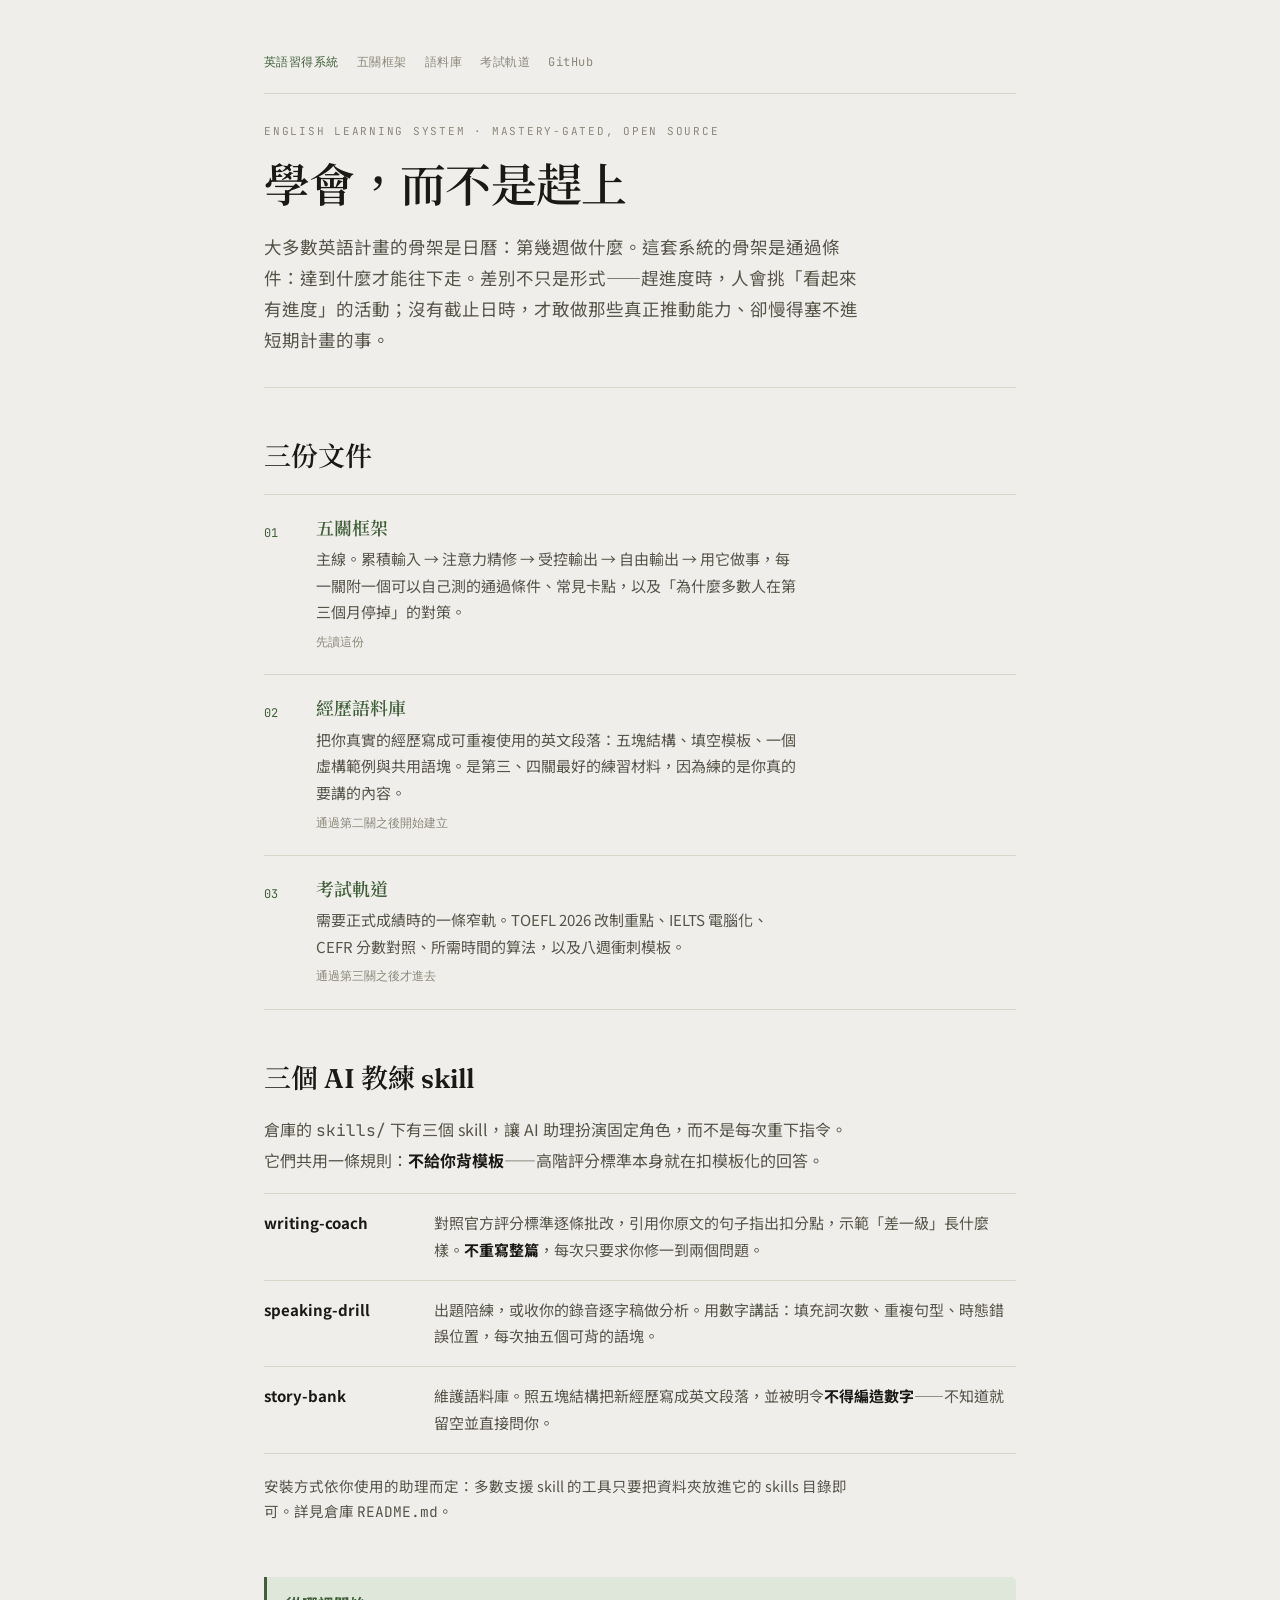
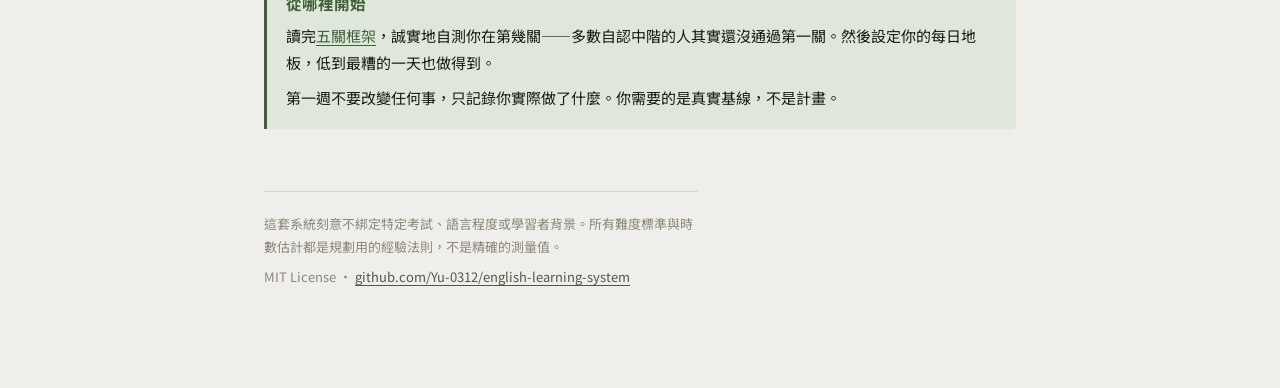
<file: index.html>
<!doctype html>
<html lang="zh-Hant">
<head>
<meta charset="utf-8">
<meta name="viewport" content="width=device-width, initial-scale=1">
<title>英語習得系統</title>
<meta name="description" content="一套以通過條件而非日期推進的英語學習系統：五關框架、經歷語料庫、考試軌道，以及三個可安裝的 AI 教練 skill。">
<link rel="preconnect" href="https://fonts.googleapis.com">
<link rel="preconnect" href="https://fonts.gstatic.com" crossorigin>
<link rel="stylesheet" href="https://fonts.googleapis.com/css2?family=Fraunces:opsz,wght@9..144,500;9..144,600&family=JetBrains+Mono:wght@500&family=Noto+Sans+TC:wght@400;500;700&family=Noto+Serif+TC:wght@700&display=swap">
<link rel="stylesheet" href="assets/site.css">
<link rel="icon" href="data:image/svg+xml,<svg xmlns='http://www.w3.org/2000/svg' viewBox='0 0 16 16'><text y='13' font-size='13'>🪜</text></svg>">
</head>
<body>
<div class="wrap">

<nav class="sitenav">
  <a class="home" href="index.html" aria-current="page">英語習得系統</a>
  <a href="framework.html">五關框架</a>
  <a href="story-bank.html">語料庫</a>
  <a href="exam-track.html">考試軌道</a>
  <a href="https://github.com/Yu-0312/english-learning-system">GitHub</a>
</nav>

<header class="top">
  <div class="eyebrow">English learning system · mastery-gated, open source</div>
  <h1>學會，而不是趕上</h1>
  <p class="lede">大多數英語計畫的骨架是日曆：第幾週做什麼。這套系統的骨架是通過條件：達到什麼才能往下走。差別不只是形式——趕進度時，人會挑「看起來有進度」的活動；沒有截止日時，才敢做那些真正推動能力、卻慢得塞不進短期計畫的事。</p>
</header>

<section>
  <h2>三份文件</h2>
  <div class="docs">

    <div class="doc">
      <span class="k">01</span>
      <div class="b">
        <h3><a href="framework.html">五關框架</a></h3>
        <p class="d">主線。累積輸入 → 注意力精修 → 受控輸出 → 自由輸出 → 用它做事，每一關附一個可以自己測的通過條件、常見卡點，以及「為什麼多數人在第三個月停掉」的對策。</p>
        <p class="meta">先讀這份</p>
      </div>
    </div>

    <div class="doc">
      <span class="k">02</span>
      <div class="b">
        <h3><a href="story-bank.html">經歷語料庫</a></h3>
        <p class="d">把你真實的經歷寫成可重複使用的英文段落：五塊結構、填空模板、一個虛構範例與共用語塊。是第三、四關最好的練習材料，因為練的是你真的要講的內容。</p>
        <p class="meta">通過第二關之後開始建立</p>
      </div>
    </div>

    <div class="doc">
      <span class="k">03</span>
      <div class="b">
        <h3><a href="exam-track.html">考試軌道</a></h3>
        <p class="d">需要正式成績時的一條窄軌。TOEFL 2026 改制重點、IELTS 電腦化、CEFR 分數對照、所需時間的算法，以及八週衝刺模板。</p>
        <p class="meta">通過第三關之後才進去</p>
      </div>
    </div>

  </div>
</section>

<section>
  <h2>三個 AI 教練 skill</h2>
  <div class="prose">
    <p>倉庫的 <span class="mono">skills/</span> 下有三個 skill，讓 AI 助理扮演固定角色，而不是每次重下指令。它們共用一條規則：<b>不給你背模板</b>——高階評分標準本身就在扣模板化的回答。</p>
  </div>
  <div class="defs">
    <div class="def"><span class="n">writing-coach</span><span class="v">對照官方評分標準逐條批改，引用你原文的句子指出扣分點，示範「差一級」長什麼樣。<b>不重寫整篇</b>，每次只要求你修一到兩個問題。</span></div>
    <div class="def"><span class="n">speaking-drill</span><span class="v">出題陪練，或收你的錄音逐字稿做分析。用數字講話：填充詞次數、重複句型、時態錯誤位置，每次抽五個可背的語塊。</span></div>
    <div class="def"><span class="n">story-bank</span><span class="v">維護語料庫。照五塊結構把新經歷寫成英文段落，並被明令<b>不得編造數字</b>——不知道就留空並直接問你。</span></div>
  </div>
  <div class="prose">
    <p style="font-size:14.5px">安裝方式依你使用的助理而定：多數支援 skill 的工具只要把資料夾放進它的 skills 目錄即可。詳見倉庫 <span class="mono">README.md</span>。</p>
  </div>
</section>

<section>
  <div class="note">
    <h3>從哪裡開始</h3>
    <p>讀完<a href="framework.html">五關框架</a>，誠實地自測你在第幾關——多數自認中階的人其實還沒通過第一關。然後設定你的每日地板，低到最糟的一天也做得到。</p>
    <p>第一週不要改變任何事，只記錄你實際做了什麼。你需要的是真實基線，不是計畫。</p>
  </div>
</section>

<footer>
  <p>這套系統刻意不綁定特定考試、語言程度或學習者背景。所有難度標準與時數估計都是規劃用的經驗法則，不是精確的測量值。</p>
  <p>MIT License · <a href="https://github.com/Yu-0312/english-learning-system">github.com/Yu-0312/english-learning-system</a></p>
</footer>

</div>
</body>
</html>
</file>
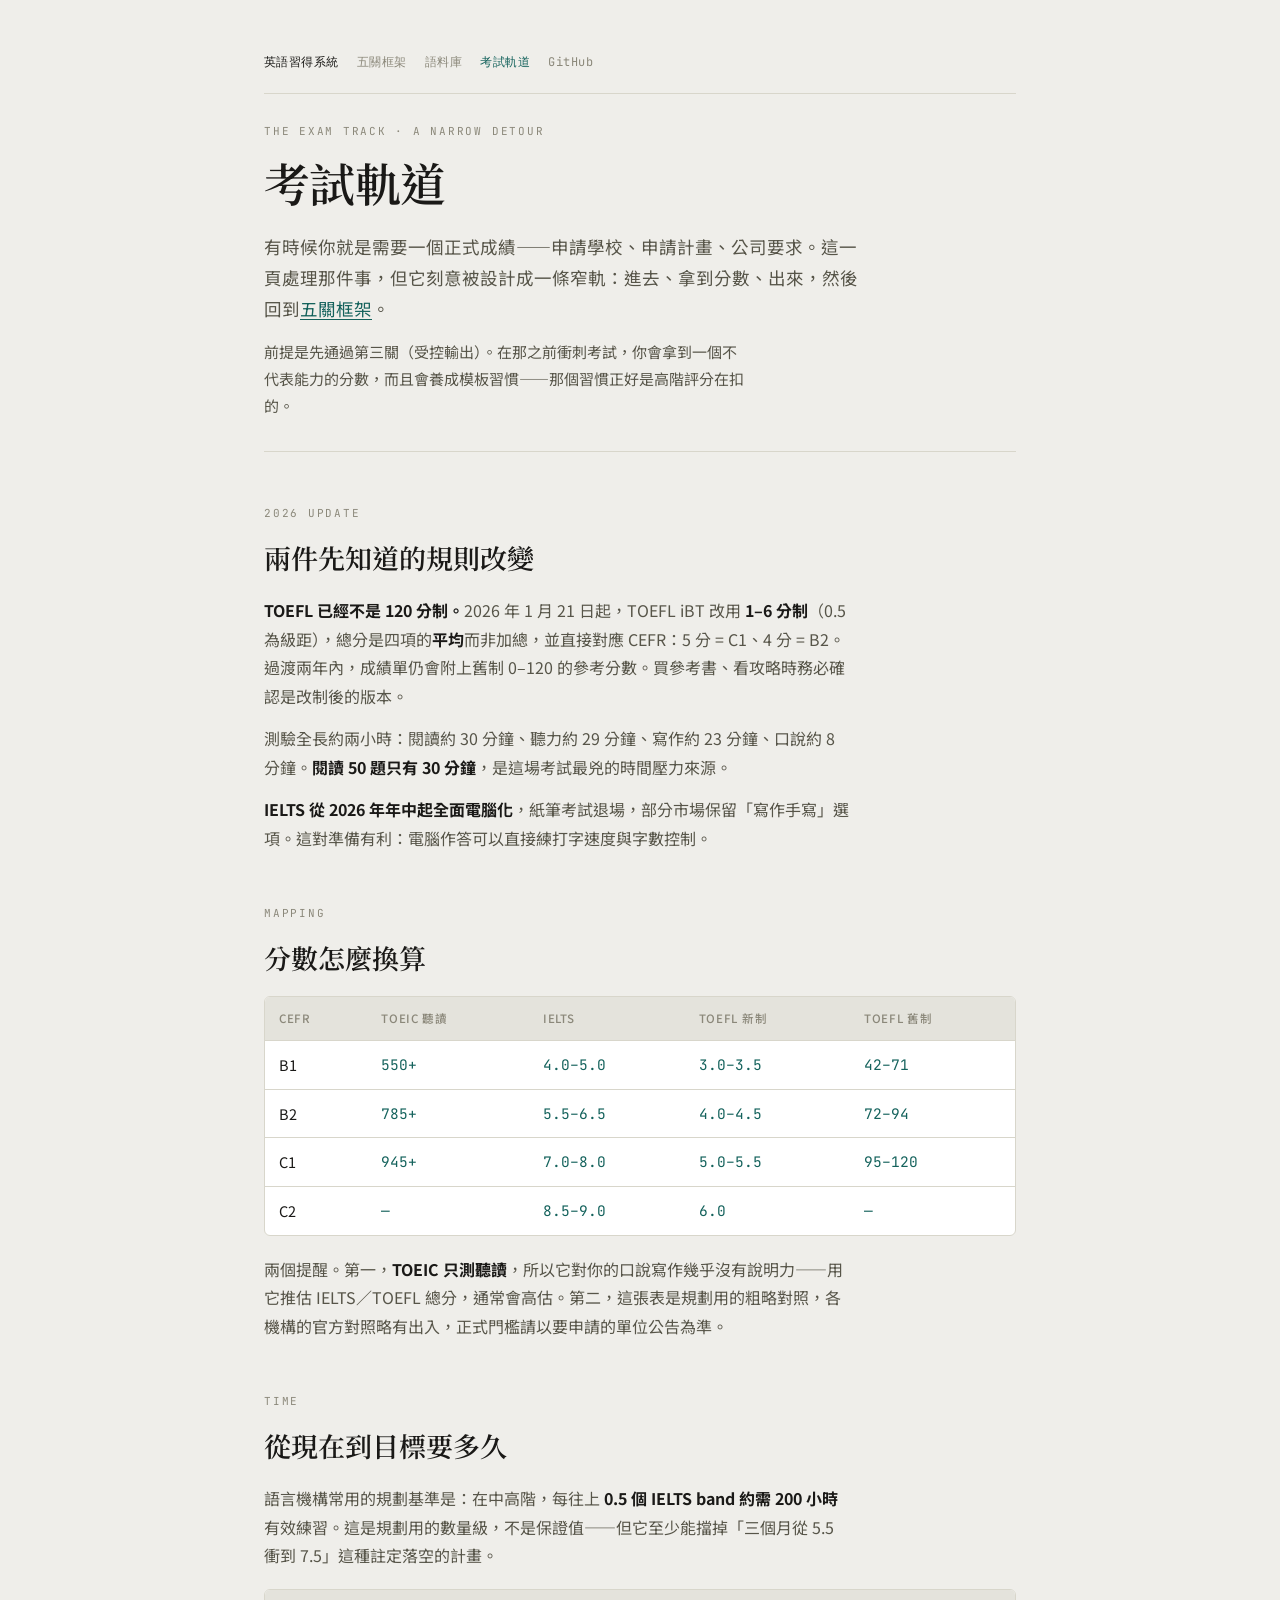
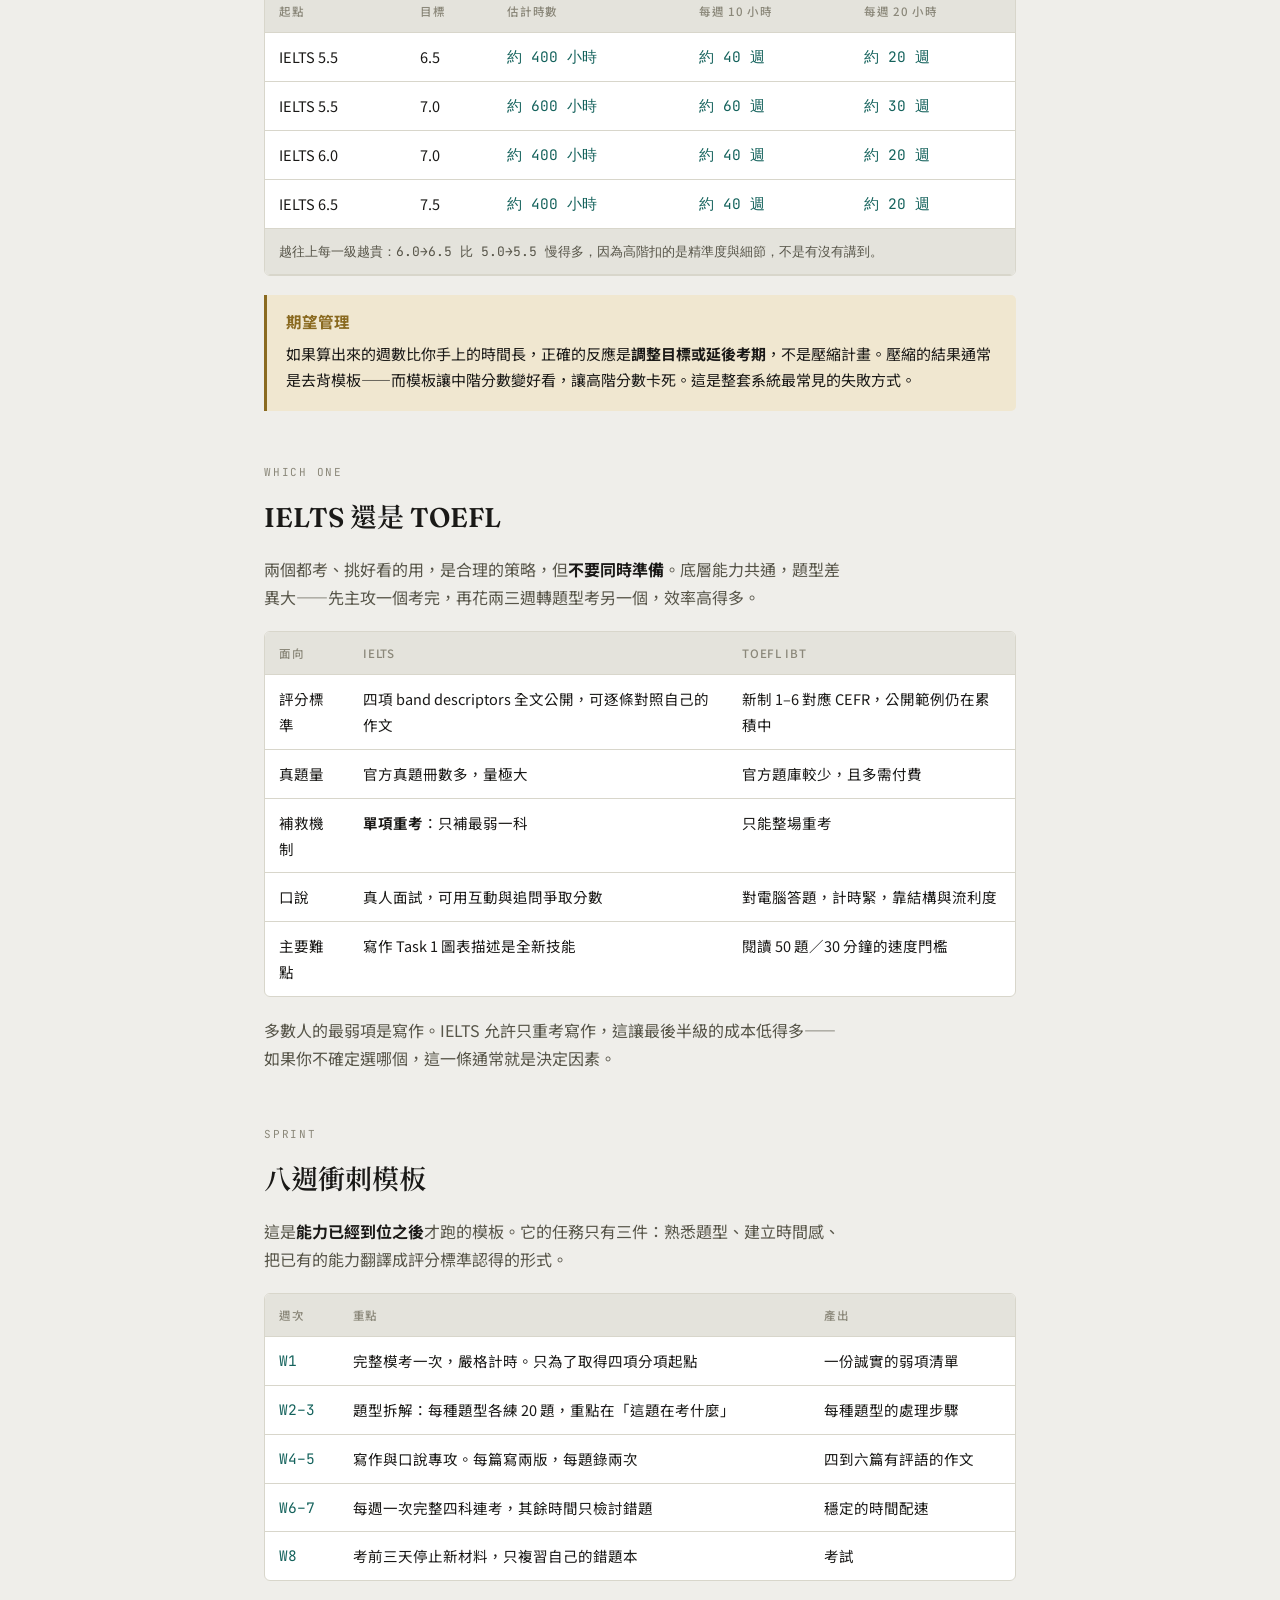
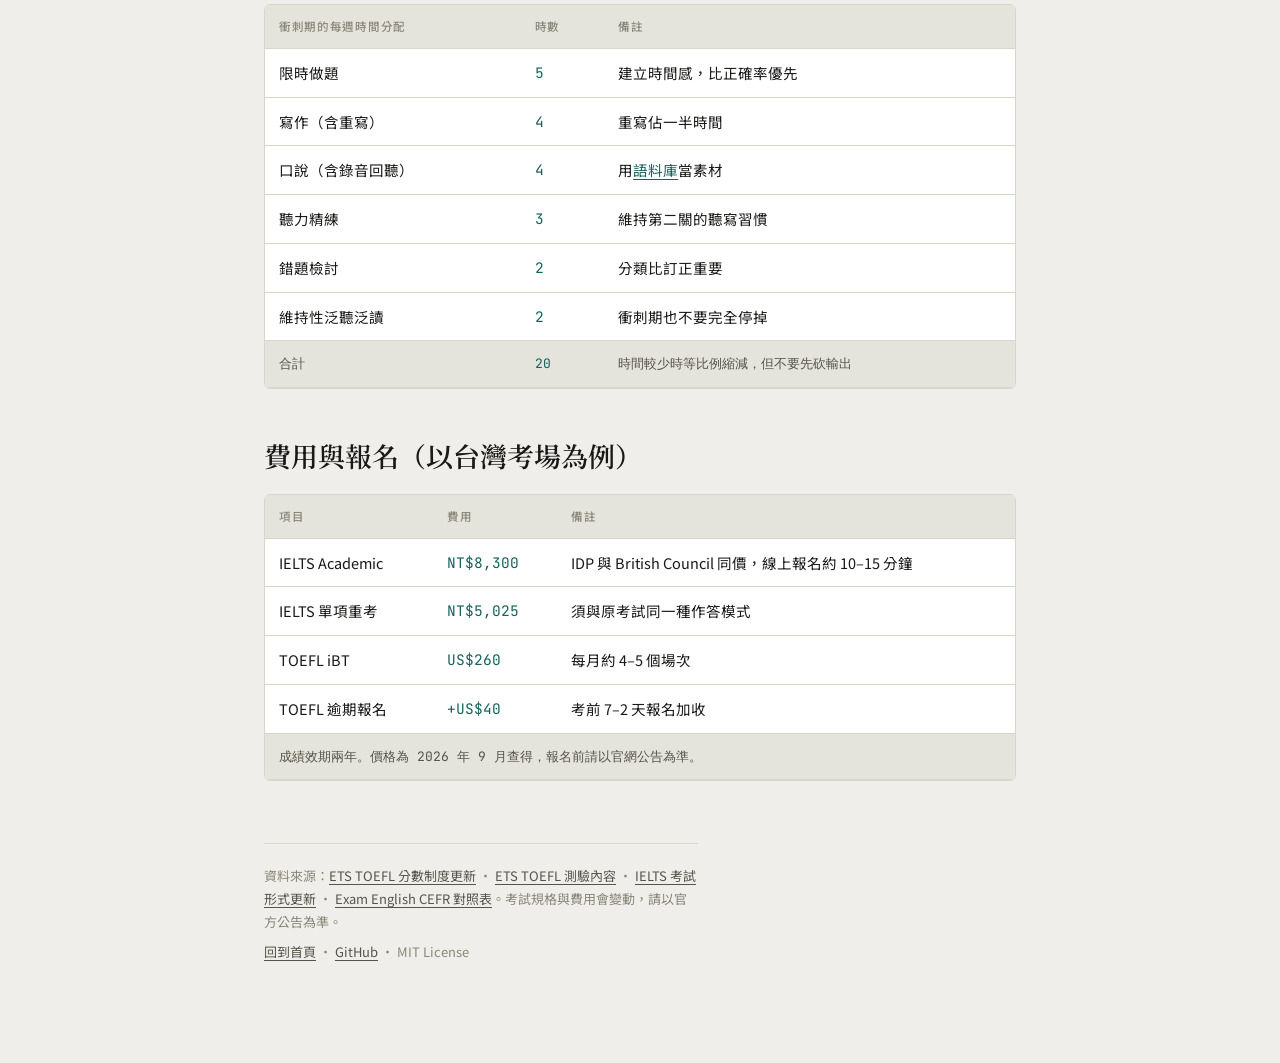
<file: exam-track.html>
<!doctype html>
<html lang="zh-Hant">
<head>
<meta charset="utf-8">
<meta name="viewport" content="width=device-width, initial-scale=1">
<title>考試軌道 · 英語習得系統</title>
<meta name="description" content="需要正式成績時的一條窄軌：改制重點、分數對照、所需時間的算法，以及八週衝刺模板。">
<link rel="preconnect" href="https://fonts.googleapis.com">
<link rel="preconnect" href="https://fonts.gstatic.com" crossorigin>
<link rel="stylesheet" href="https://fonts.googleapis.com/css2?family=Fraunces:opsz,wght@9..144,500;9..144,600&family=JetBrains+Mono:wght@500&family=Noto+Sans+TC:wght@400;500;700&family=Noto+Serif+TC:wght@700&display=swap">
<link rel="stylesheet" href="assets/site.css">
<link rel="icon" href="data:image/svg+xml,<svg xmlns='http://www.w3.org/2000/svg' viewBox='0 0 16 16'><text y='13' font-size='13'>📘</text></svg>">
</head>
<body class="t-exam">
<div class="wrap">

<nav class="sitenav">
  <a class="home" href="index.html">英語習得系統</a>
  <a href="framework.html">五關框架</a>
  <a href="story-bank.html">語料庫</a>
  <a href="exam-track.html" aria-current="page">考試軌道</a>
  <a href="https://github.com/Yu-0312/english-learning-system">GitHub</a>
</nav>

<header class="top">
  <div class="eyebrow">The exam track · a narrow detour</div>
  <h1>考試軌道</h1>
  <p class="lede">有時候你就是需要一個正式成績——申請學校、申請計畫、公司要求。這一頁處理那件事，但它刻意被設計成一條窄軌：進去、拿到分數、出來，然後回到<a href="framework.html">五關框架</a>。</p>
  <p class="lede" style="font-size:15px">前提是先通過第三關（受控輸出）。在那之前衝刺考試，你會拿到一個不代表能力的分數，而且會養成模板習慣——那個習慣正好是高階評分在扣的。</p>
</header>

<section>
  <div class="eyebrow">2026 update</div>
  <h2>兩件先知道的規則改變</h2>
  <div class="prose">
    <p><b>TOEFL 已經不是 120 分制。</b>2026 年 1 月 21 日起，TOEFL iBT 改用 <b>1–6 分制</b>（0.5 為級距），總分是四項的<b>平均</b>而非加總，並直接對應 CEFR：5 分 = C1、4 分 = B2。過渡兩年內，成績單仍會附上舊制 0–120 的參考分數。買參考書、看攻略時務必確認是改制後的版本。</p>
    <p>測驗全長約兩小時：閱讀約 30 分鐘、聽力約 29 分鐘、寫作約 23 分鐘、口說約 8 分鐘。<b>閱讀 50 題只有 30 分鐘</b>，是這場考試最兇的時間壓力來源。</p>
    <p><b>IELTS 從 2026 年年中起全面電腦化</b>，紙筆考試退場，部分市場保留「寫作手寫」選項。這對準備有利：電腦作答可以直接練打字速度與字數控制。</p>
  </div>
</section>

<section>
  <div class="eyebrow">Mapping</div>
  <h2>分數怎麼換算</h2>
  <div class="tbl">
    <table>
      <thead><tr><th>CEFR</th><th>TOEIC 聽讀</th><th>IELTS</th><th>TOEFL 新制</th><th>TOEFL 舊制</th></tr></thead>
      <tbody>
        <tr><td>B1</td><td class="num">550+</td><td class="num">4.0–5.0</td><td class="num">3.0–3.5</td><td class="num">42–71</td></tr>
        <tr><td>B2</td><td class="num">785+</td><td class="num">5.5–6.5</td><td class="num">4.0–4.5</td><td class="num">72–94</td></tr>
        <tr><td>C1</td><td class="num">945+</td><td class="num">7.0–8.0</td><td class="num">5.0–5.5</td><td class="num">95–120</td></tr>
        <tr><td>C2</td><td class="num">—</td><td class="num">8.5–9.0</td><td class="num">6.0</td><td class="num">—</td></tr>
      </tbody>
    </table>
  </div>
  <div class="prose">
    <p>兩個提醒。第一，<b>TOEIC 只測聽讀</b>，所以它對你的口說寫作幾乎沒有說明力——用它推估 IELTS／TOEFL 總分，通常會高估。第二，這張表是規劃用的粗略對照，各機構的官方對照略有出入，正式門檻請以要申請的單位公告為準。</p>
  </div>
</section>

<section>
  <div class="eyebrow">Time</div>
  <h2>從現在到目標要多久</h2>
  <div class="prose">
    <p>語言機構常用的規劃基準是：在中高階，每往上 <b>0.5 個 IELTS band 約需 200 小時</b>有效練習。這是規劃用的數量級，不是保證值——但它至少能擋掉「三個月從 5.5 衝到 7.5」這種註定落空的計畫。</p>
  </div>
  <div class="tbl">
    <table>
      <thead><tr><th>起點</th><th>目標</th><th>估計時數</th><th>每週 10 小時</th><th>每週 20 小時</th></tr></thead>
      <tbody>
        <tr><td>IELTS 5.5</td><td>6.5</td><td class="num">約 400 小時</td><td class="num">約 40 週</td><td class="num">約 20 週</td></tr>
        <tr><td>IELTS 5.5</td><td>7.0</td><td class="num">約 600 小時</td><td class="num">約 60 週</td><td class="num">約 30 週</td></tr>
        <tr><td>IELTS 6.0</td><td>7.0</td><td class="num">約 400 小時</td><td class="num">約 40 週</td><td class="num">約 20 週</td></tr>
        <tr><td>IELTS 6.5</td><td>7.5</td><td class="num">約 400 小時</td><td class="num">約 40 週</td><td class="num">約 20 週</td></tr>
      </tbody>
      <tfoot><tr><td colspan="5">越往上每一級越貴：6.0→6.5 比 5.0→5.5 慢得多，因為高階扣的是精準度與細節，不是有沒有講到。</td></tr></tfoot>
    </table>
  </div>
  <div class="note note--mark">
    <h3>期望管理</h3>
    <p>如果算出來的週數比你手上的時間長，正確的反應是<b>調整目標或延後考期</b>，不是壓縮計畫。壓縮的結果通常是去背模板——而模板讓中階分數變好看，讓高階分數卡死。這是整套系統最常見的失敗方式。</p>
  </div>
</section>

<section>
  <div class="eyebrow">Which one</div>
  <h2>IELTS 還是 TOEFL</h2>
  <div class="prose">
    <p>兩個都考、挑好看的用，是合理的策略，但<b>不要同時準備</b>。底層能力共通，題型差異大——先主攻一個考完，再花兩三週轉題型考另一個，效率高得多。</p>
  </div>
  <div class="tbl">
    <table>
      <thead><tr><th>面向</th><th>IELTS</th><th>TOEFL iBT</th></tr></thead>
      <tbody>
        <tr><td>評分標準</td><td>四項 band descriptors 全文公開，可逐條對照自己的作文</td><td>新制 1–6 對應 CEFR，公開範例仍在累積中</td></tr>
        <tr><td>真題量</td><td>官方真題冊數多，量極大</td><td>官方題庫較少，且多需付費</td></tr>
        <tr><td>補救機制</td><td><b>單項重考</b>：只補最弱一科</td><td>只能整場重考</td></tr>
        <tr><td>口說</td><td>真人面試，可用互動與追問爭取分數</td><td>對電腦答題，計時緊，靠結構與流利度</td></tr>
        <tr><td>主要難點</td><td>寫作 Task 1 圖表描述是全新技能</td><td>閱讀 50 題／30 分鐘的速度門檻</td></tr>
      </tbody>
    </table>
  </div>
  <div class="prose">
    <p>多數人的最弱項是寫作。IELTS 允許只重考寫作，這讓最後半級的成本低得多——如果你不確定選哪個，這一條通常就是決定因素。</p>
  </div>
</section>

<section>
  <div class="eyebrow">Sprint</div>
  <h2>八週衝刺模板</h2>
  <div class="prose">
    <p>這是<b>能力已經到位之後</b>才跑的模板。它的任務只有三件：熟悉題型、建立時間感、把已有的能力翻譯成評分標準認得的形式。</p>
  </div>
  <div class="tbl">
    <table>
      <thead><tr><th>週次</th><th>重點</th><th>產出</th></tr></thead>
      <tbody>
        <tr><td class="num">W1</td><td>完整模考一次，嚴格計時。只為了取得四項分項起點</td><td>一份誠實的弱項清單</td></tr>
        <tr><td class="num">W2–3</td><td>題型拆解：每種題型各練 20 題，重點在「這題在考什麼」</td><td>每種題型的處理步驟</td></tr>
        <tr><td class="num">W4–5</td><td>寫作與口說專攻。每篇寫兩版，每題錄兩次</td><td>四到六篇有評語的作文</td></tr>
        <tr><td class="num">W6–7</td><td>每週一次完整四科連考，其餘時間只檢討錯題</td><td>穩定的時間配速</td></tr>
        <tr><td class="num">W8</td><td>考前三天停止新材料，只複習自己的錯題本</td><td>考試</td></tr>
      </tbody>
    </table>
  </div>
  <div class="tbl" style="margin-top:4px">
    <table>
      <thead><tr><th>衝刺期的每週時間分配</th><th>時數</th><th>備註</th></tr></thead>
      <tbody>
        <tr><td>限時做題</td><td class="num">5</td><td>建立時間感，比正確率優先</td></tr>
        <tr><td>寫作（含重寫）</td><td class="num">4</td><td>重寫佔一半時間</td></tr>
        <tr><td>口說（含錄音回聽）</td><td class="num">4</td><td>用<a href="story-bank.html">語料庫</a>當素材</td></tr>
        <tr><td>聽力精練</td><td class="num">3</td><td>維持第二關的聽寫習慣</td></tr>
        <tr><td>錯題檢討</td><td class="num">2</td><td>分類比訂正重要</td></tr>
        <tr><td>維持性泛聽泛讀</td><td class="num">2</td><td>衝刺期也不要完全停掉</td></tr>
      </tbody>
      <tfoot><tr><td>合計</td><td class="num">20</td><td>時間較少時等比例縮減，但不要先砍輸出</td></tr></tfoot>
    </table>
  </div>
</section>

<section>
  <h2>費用與報名（以台灣考場為例）</h2>
  <div class="tbl">
    <table>
      <thead><tr><th>項目</th><th>費用</th><th>備註</th></tr></thead>
      <tbody>
        <tr><td>IELTS Academic</td><td class="num">NT$8,300</td><td>IDP 與 British Council 同價，線上報名約 10–15 分鐘</td></tr>
        <tr><td>IELTS 單項重考</td><td class="num">NT$5,025</td><td>須與原考試同一種作答模式</td></tr>
        <tr><td>TOEFL iBT</td><td class="num">US$260</td><td>每月約 4–5 個場次</td></tr>
        <tr><td>TOEFL 逾期報名</td><td class="num">+US$40</td><td>考前 7–2 天報名加收</td></tr>
      </tbody>
      <tfoot><tr><td colspan="3">成績效期兩年。價格為 2026 年 9 月查得，報名前請以官網公告為準。</td></tr></tfoot>
    </table>
  </div>
</section>

<footer>
  <p>資料來源：<a href="https://www.ets.org/toefl/institutions/ibt/score-scale-update.html">ETS TOEFL 分數制度更新</a> · <a href="https://www.ets.org/toefl/test-takers/ibt/about/content.html">ETS TOEFL 測驗內容</a> · <a href="https://ielts.org/news-and-insights/updates-to-ielts-test-delivery">IELTS 考試形式更新</a> · <a href="https://www.examenglish.com/examscomparison.php">Exam English CEFR 對照表</a>。考試規格與費用會變動，請以官方公告為準。</p>
  <p><a href="index.html">回到首頁</a> · <a href="https://github.com/Yu-0312/english-learning-system">GitHub</a> · MIT License</p>
</footer>

</div>
</body>
</html>
</file>
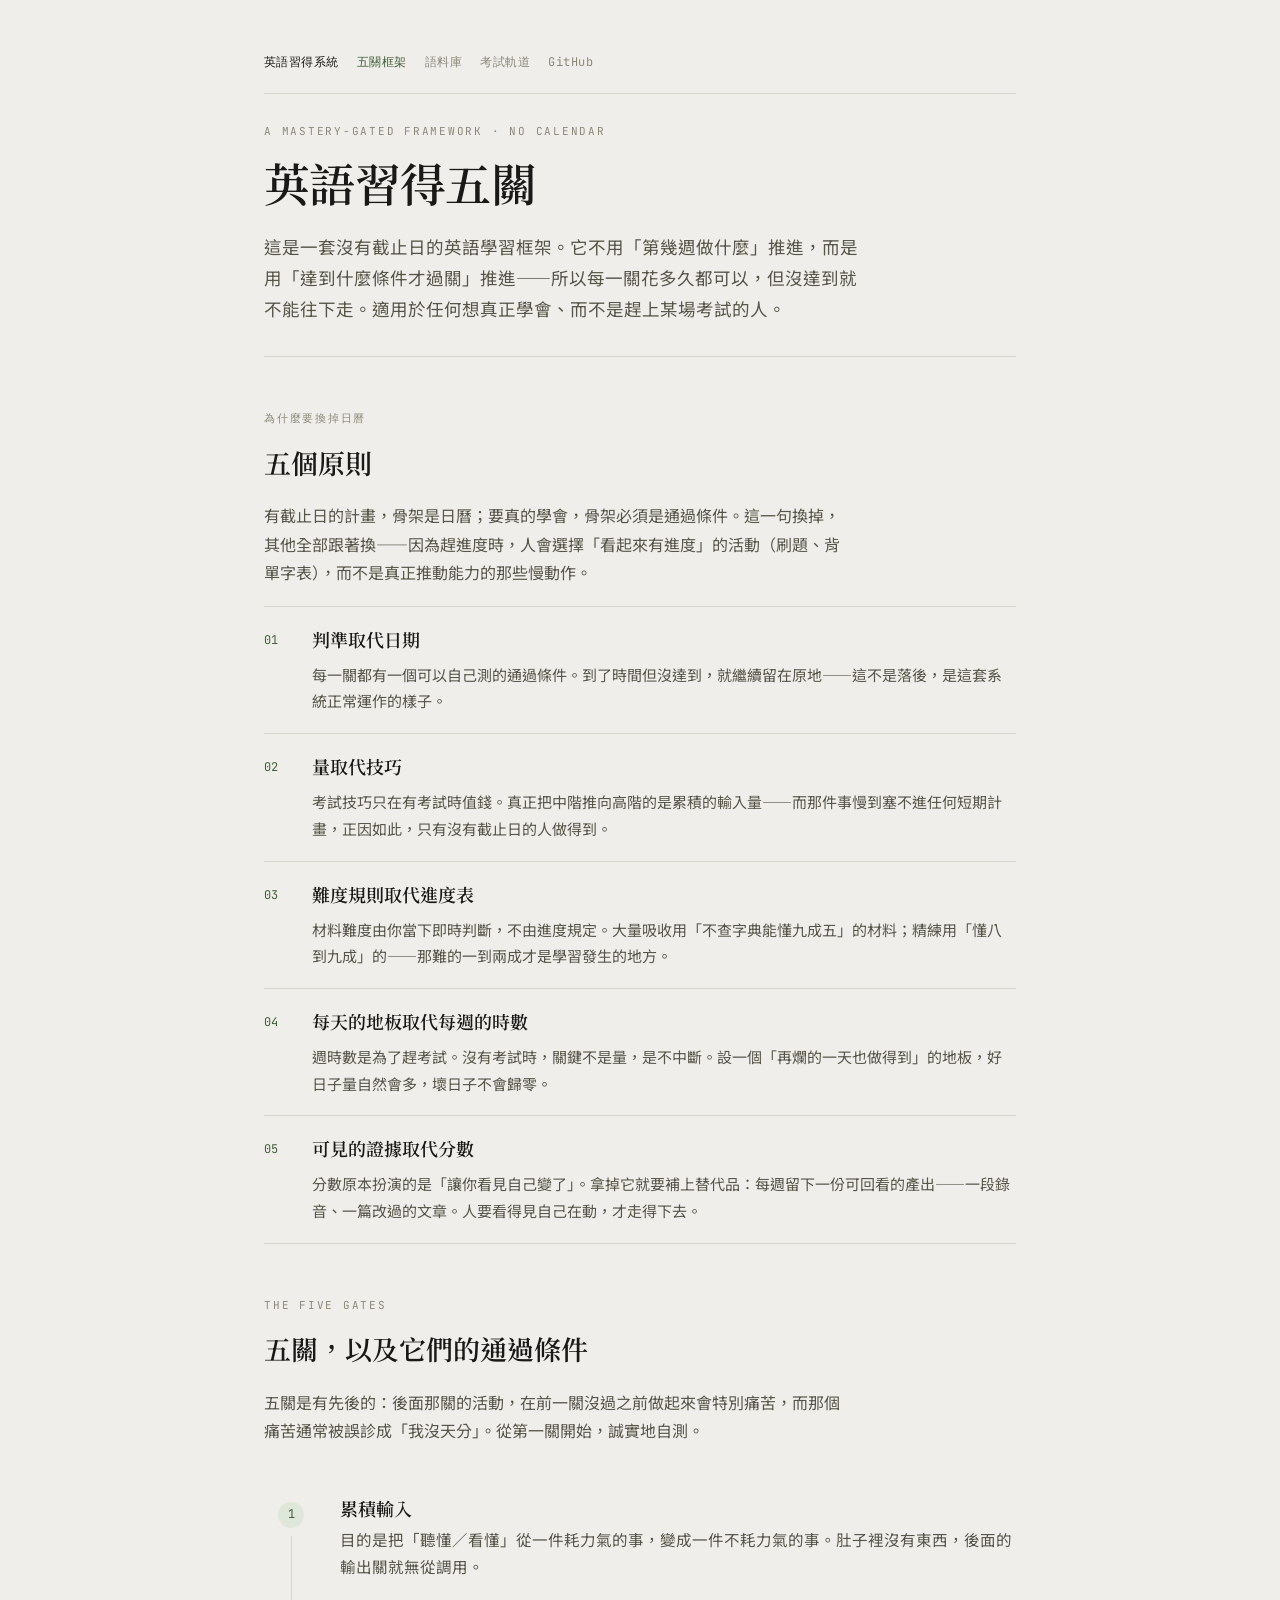
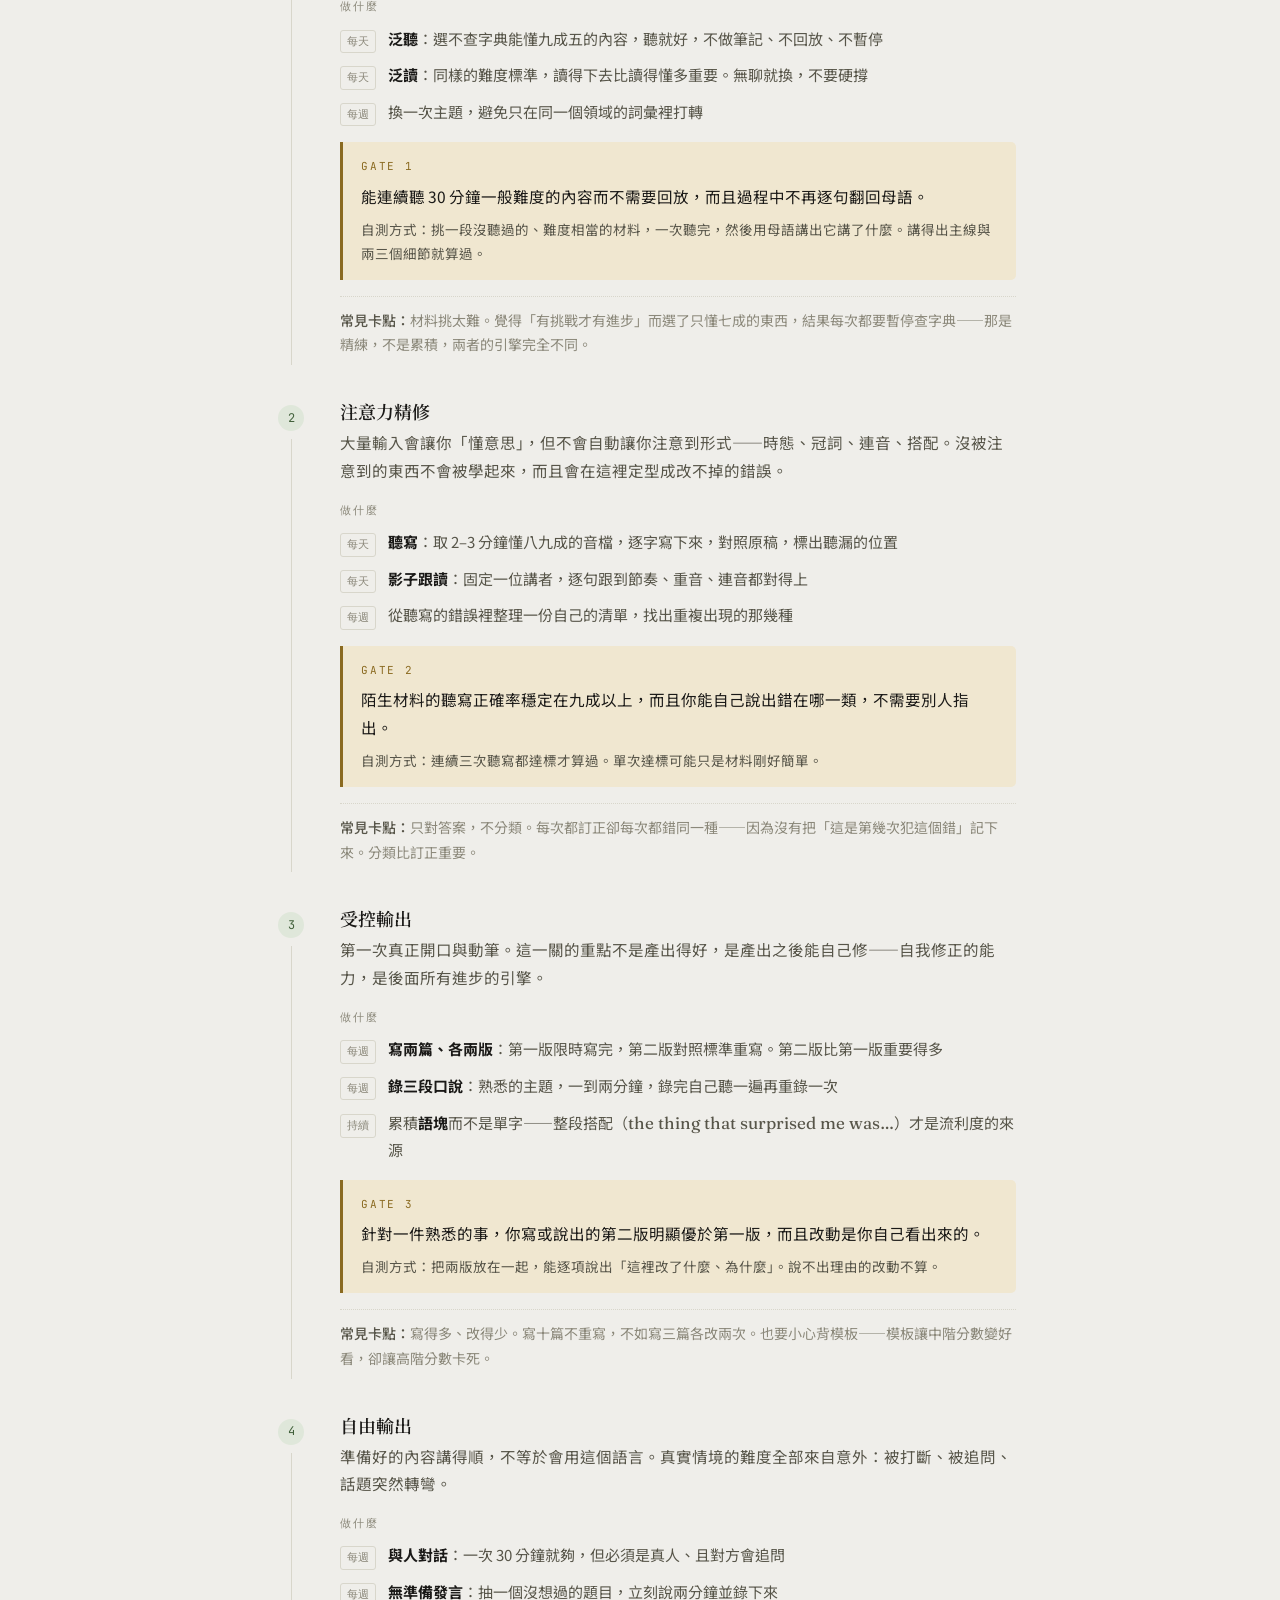
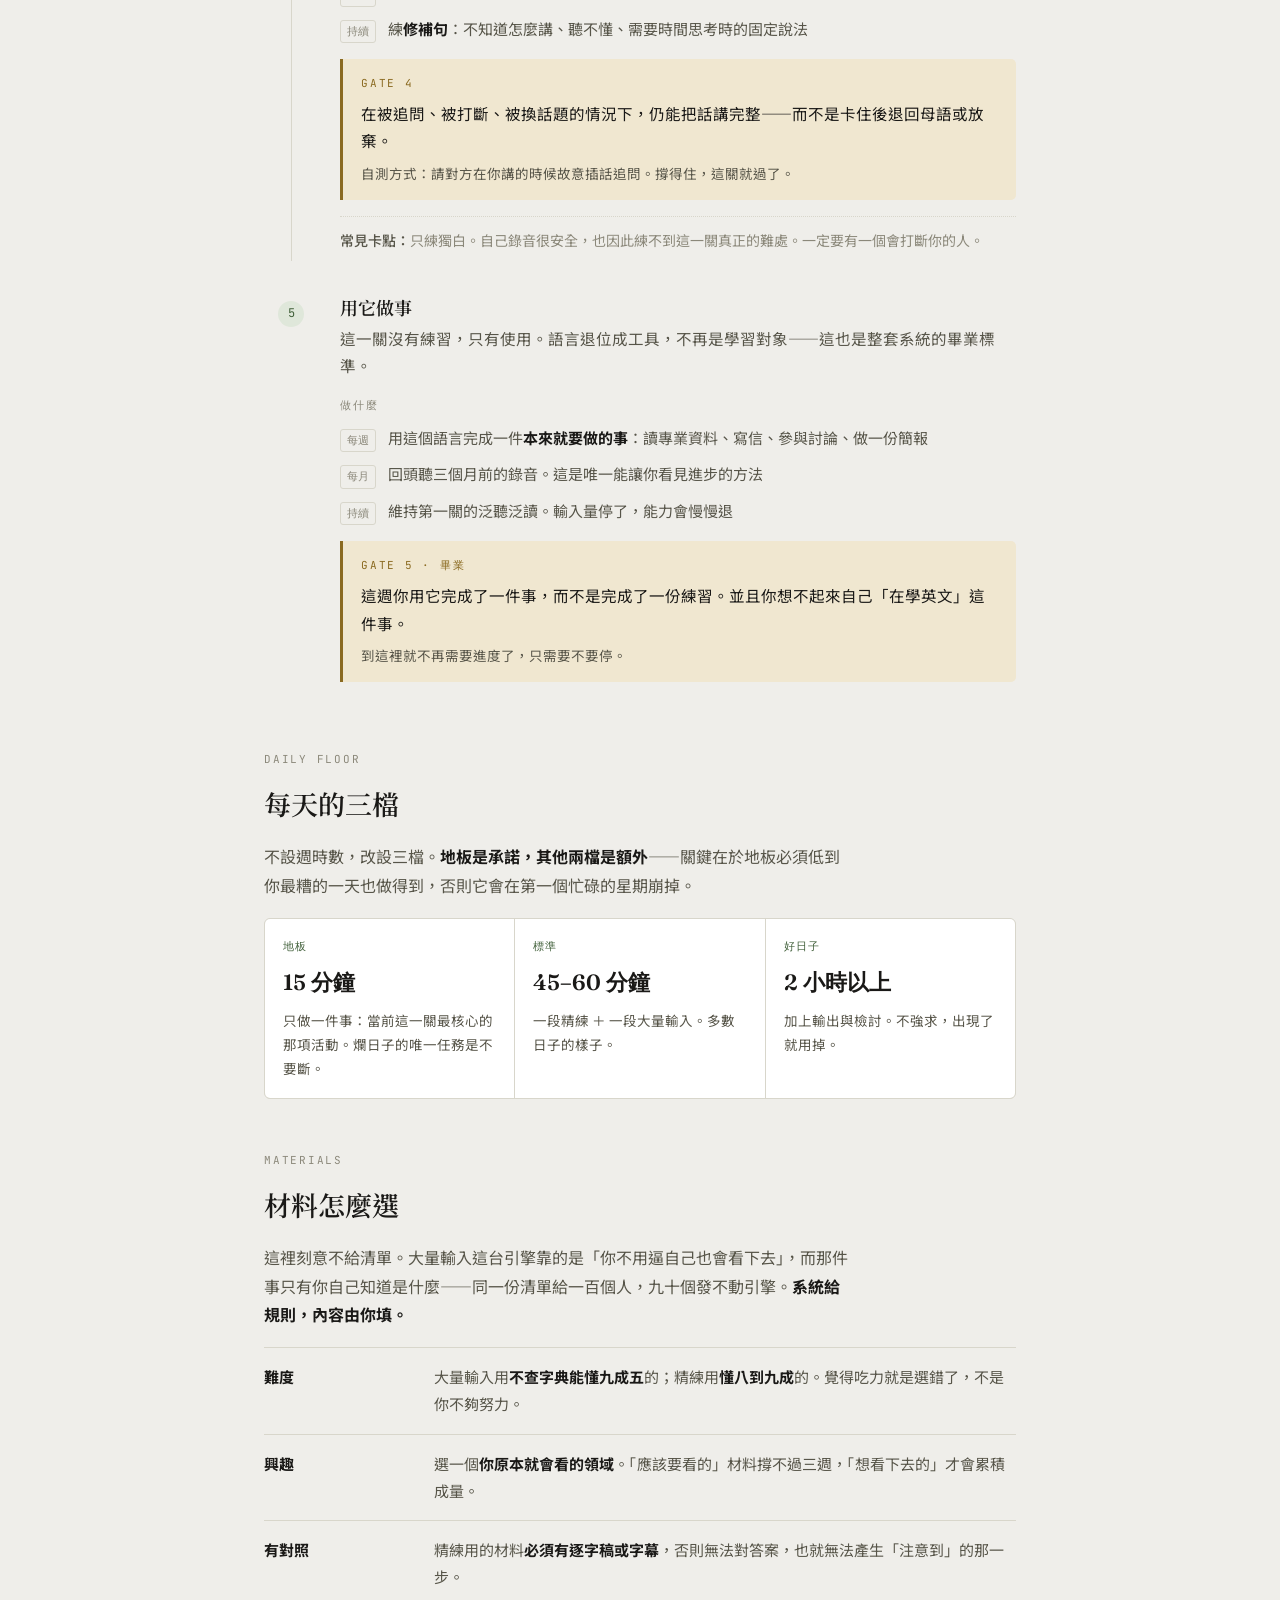
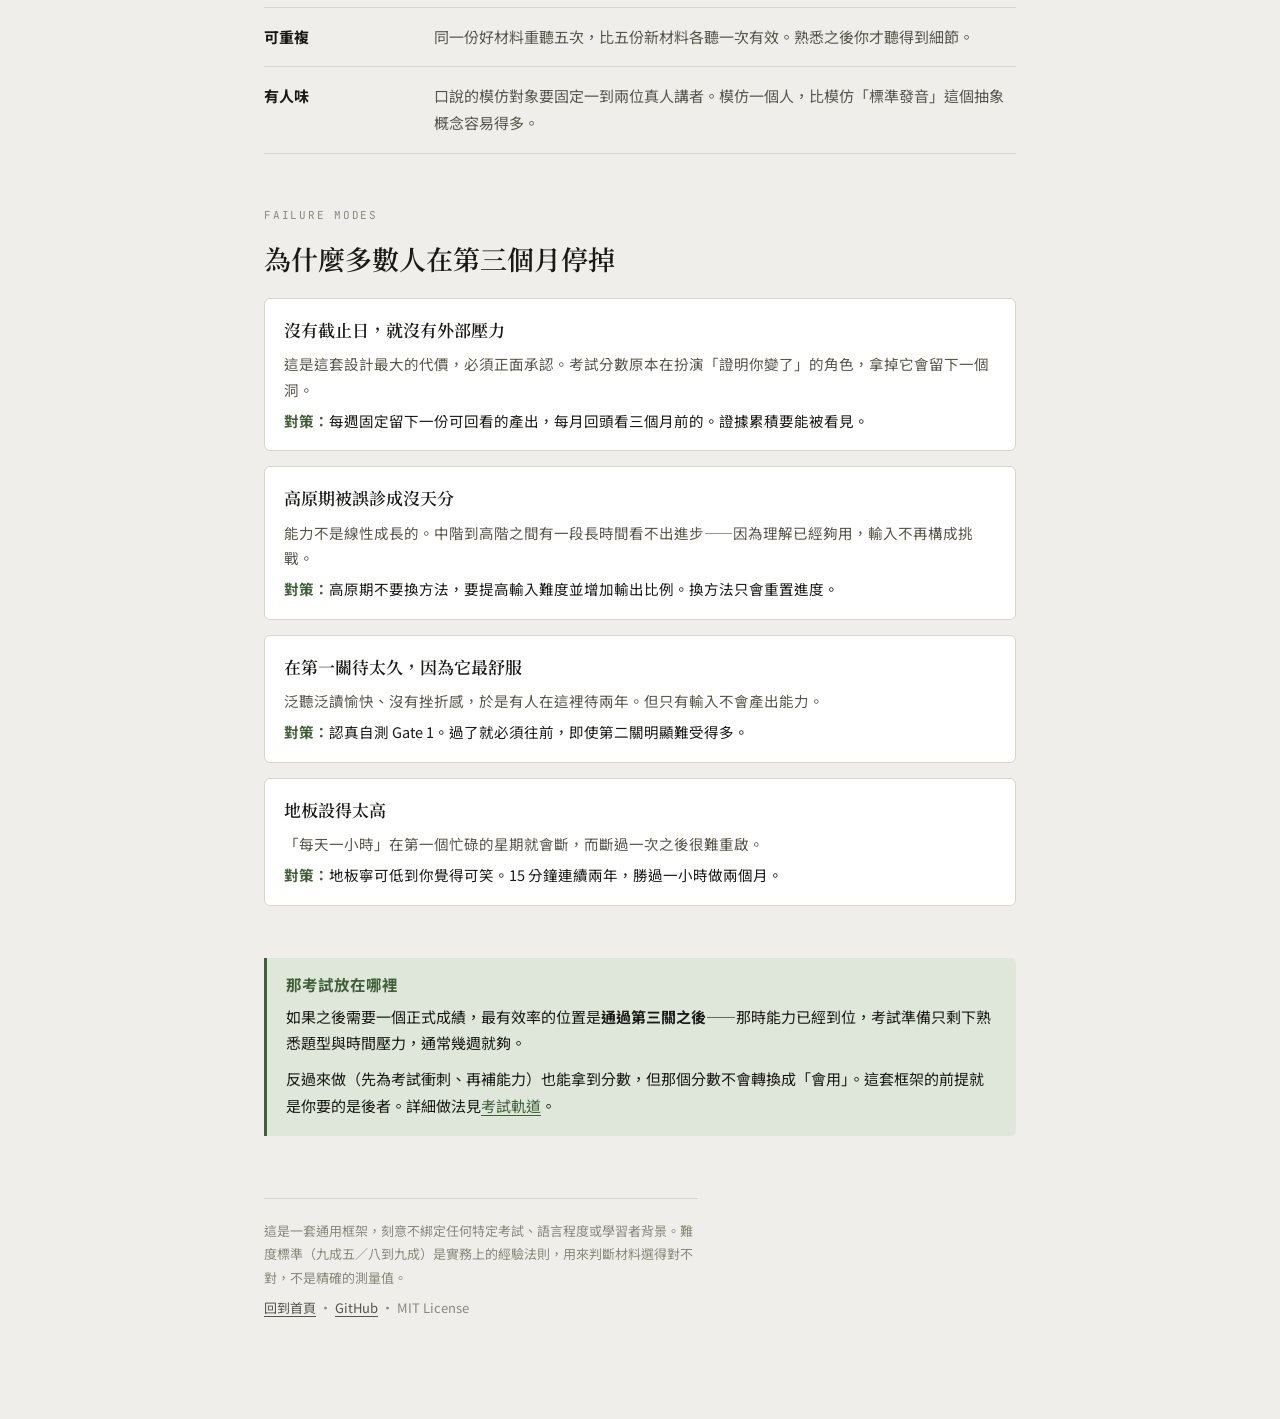
<file: framework.html>
<!doctype html>
<html lang="zh-Hant">
<head>
<meta charset="utf-8">
<meta name="viewport" content="width=device-width, initial-scale=1">
<title>五關框架 · 英語習得系統</title>
<meta name="description" content="一套不設截止日的英語習得框架：五道以通過條件而非日期推進的關卡。">
<link rel="preconnect" href="https://fonts.googleapis.com">
<link rel="preconnect" href="https://fonts.gstatic.com" crossorigin>
<link rel="stylesheet" href="https://fonts.googleapis.com/css2?family=Fraunces:opsz,wght@9..144,500;9..144,600&family=JetBrains+Mono:wght@500&family=Noto+Sans+TC:wght@400;500;700&family=Noto+Serif+TC:wght@700&display=swap">
<link rel="stylesheet" href="assets/site.css">
<link rel="icon" href="data:image/svg+xml,<svg xmlns='http://www.w3.org/2000/svg' viewBox='0 0 16 16'><text y='13' font-size='13'>🪜</text></svg>">
</head>
<body class="t-frame">
<div class="wrap">

<nav class="sitenav">
  <a class="home" href="index.html">英語習得系統</a>
  <a href="framework.html" aria-current="page">五關框架</a>
  <a href="story-bank.html">語料庫</a>
  <a href="exam-track.html">考試軌道</a>
  <a href="https://github.com/Yu-0312/english-learning-system">GitHub</a>
</nav>

<header class="top">
  <div class="eyebrow">A mastery-gated framework · no calendar</div>
  <h1>英語習得五關</h1>
  <p class="lede">這是一套沒有截止日的英語學習框架。它不用「第幾週做什麼」推進，而是用「達到什麼條件才過關」推進——所以每一關花多久都可以，但沒達到就不能往下走。適用於任何想真正學會、而不是趕上某場考試的人。</p>
</header>

<section>
  <div class="eyebrow">為什麼要換掉日曆</div>
  <h2>五個原則</h2>
  <div class="prose">
    <p>有截止日的計畫，骨架是日曆；要真的學會，骨架必須是通過條件。這一句換掉，其他全部跟著換——因為趕進度時，人會選擇「看起來有進度」的活動（刷題、背單字表），而不是真正推動能力的那些慢動作。</p>
  </div>

  <div class="rows">
    <div class="row"><span class="k">01</span><div class="b">
      <span class="t">判準取代日期</span>
      <span class="d">每一關都有一個可以自己測的通過條件。到了時間但沒達到，就繼續留在原地——這不是落後，是這套系統正常運作的樣子。</span>
    </div></div>
    <div class="row"><span class="k">02</span><div class="b">
      <span class="t">量取代技巧</span>
      <span class="d">考試技巧只在有考試時值錢。真正把中階推向高階的是累積的輸入量——而那件事慢到塞不進任何短期計畫，正因如此，只有沒有截止日的人做得到。</span>
    </div></div>
    <div class="row"><span class="k">03</span><div class="b">
      <span class="t">難度規則取代進度表</span>
      <span class="d">材料難度由你當下即時判斷，不由進度規定。大量吸收用「不查字典能懂九成五」的材料；精練用「懂八到九成」的——那難的一到兩成才是學習發生的地方。</span>
    </div></div>
    <div class="row"><span class="k">04</span><div class="b">
      <span class="t">每天的地板取代每週的時數</span>
      <span class="d">週時數是為了趕考試。沒有考試時，關鍵不是量，是不中斷。設一個「再爛的一天也做得到」的地板，好日子量自然會多，壞日子不會歸零。</span>
    </div></div>
    <div class="row"><span class="k">05</span><div class="b">
      <span class="t">可見的證據取代分數</span>
      <span class="d">分數原本扮演的是「讓你看見自己變了」。拿掉它就要補上替代品：每週留下一份可回看的產出——一段錄音、一篇改過的文章。人要看得見自己在動，才走得下去。</span>
    </div></div>
  </div>
</section>

<section>
  <div class="eyebrow">The five gates</div>
  <h2>五關，以及它們的通過條件</h2>
  <div class="prose">
    <p>五關是有先後的：後面那關的活動，在前一關沒過之前做起來會特別痛苦，而那個痛苦通常被誤診成「我沒天分」。從第一關開始，誠實地自測。</p>
  </div>

  <div class="spine">

    <div class="stage">
      <div class="rail"><span class="dot">1</span><span class="thread"></span></div>
      <div class="stage-body">
        <div class="stage-head">
          <h3>累積輸入</h3>
          <p class="stage-why">目的是把「聽懂／看懂」從一件耗力氣的事，變成一件不耗力氣的事。肚子裡沒有東西，後面的輸出關就無從調用。</p>
        </div>
        <div class="doing">
          <div class="eyebrow">做什麼</div>
          <div class="act"><span class="m">每天</span><span class="x"><b>泛聽</b>：選不查字典能懂九成五的內容，聽就好，不做筆記、不回放、不暫停</span></div>
          <div class="act"><span class="m">每天</span><span class="x"><b>泛讀</b>：同樣的難度標準，讀得下去比讀得懂多重要。無聊就換，不要硬撐</span></div>
          <div class="act"><span class="m">每週</span><span class="x">換一次主題，避免只在同一個領域的詞彙裡打轉</span></div>
        </div>
        <div class="gate">
          <div class="eyebrow">Gate 1</div>
          <p class="cond">能連續聽 30 分鐘一般難度的內容而不需要回放，而且過程中不再逐句翻回母語。</p>
          <p class="how">自測方式：挑一段沒聽過的、難度相當的材料，一次聽完，然後用母語講出它講了什麼。講得出主線與兩三個細節就算過。</p>
        </div>
        <p class="snag"><b>常見卡點：</b>材料挑太難。覺得「有挑戰才有進步」而選了只懂七成的東西，結果每次都要暫停查字典——那是精練，不是累積，兩者的引擎完全不同。</p>
      </div>
    </div>

    <div class="stage">
      <div class="rail"><span class="dot">2</span><span class="thread"></span></div>
      <div class="stage-body">
        <div class="stage-head">
          <h3>注意力精修</h3>
          <p class="stage-why">大量輸入會讓你「懂意思」，但不會自動讓你注意到形式——時態、冠詞、連音、搭配。沒被注意到的東西不會被學起來，而且會在這裡定型成改不掉的錯誤。</p>
        </div>
        <div class="doing">
          <div class="eyebrow">做什麼</div>
          <div class="act"><span class="m">每天</span><span class="x"><b>聽寫</b>：取 2–3 分鐘懂八九成的音檔，逐字寫下來，對照原稿，標出聽漏的位置</span></div>
          <div class="act"><span class="m">每天</span><span class="x"><b>影子跟讀</b>：固定一位講者，逐句跟到節奏、重音、連音都對得上</span></div>
          <div class="act"><span class="m">每週</span><span class="x">從聽寫的錯誤裡整理一份自己的清單，找出重複出現的那幾種</span></div>
        </div>
        <div class="gate">
          <div class="eyebrow">Gate 2</div>
          <p class="cond">陌生材料的聽寫正確率穩定在九成以上，而且你能自己說出錯在哪一類，不需要別人指出。</p>
          <p class="how">自測方式：連續三次聽寫都達標才算過。單次達標可能只是材料剛好簡單。</p>
        </div>
        <p class="snag"><b>常見卡點：</b>只對答案，不分類。每次都訂正卻每次都錯同一種——因為沒有把「這是第幾次犯這個錯」記下來。分類比訂正重要。</p>
      </div>
    </div>

    <div class="stage">
      <div class="rail"><span class="dot">3</span><span class="thread"></span></div>
      <div class="stage-body">
        <div class="stage-head">
          <h3>受控輸出</h3>
          <p class="stage-why">第一次真正開口與動筆。這一關的重點不是產出得好，是產出之後能自己修——自我修正的能力，是後面所有進步的引擎。</p>
        </div>
        <div class="doing">
          <div class="eyebrow">做什麼</div>
          <div class="act"><span class="m">每週</span><span class="x"><b>寫兩篇、各兩版</b>：第一版限時寫完，第二版對照標準重寫。第二版比第一版重要得多</span></div>
          <div class="act"><span class="m">每週</span><span class="x"><b>錄三段口說</b>：熟悉的主題，一到兩分鐘，錄完自己聽一遍再重錄一次</span></div>
          <div class="act"><span class="m">持續</span><span class="x">累積<b>語塊</b>而不是單字——整段搭配（<span class="en">the thing that surprised me was…</span>）才是流利度的來源</span></div>
        </div>
        <div class="gate">
          <div class="eyebrow">Gate 3</div>
          <p class="cond">針對一件熟悉的事，你寫或說出的第二版明顯優於第一版，而且改動是你自己看出來的。</p>
          <p class="how">自測方式：把兩版放在一起，能逐項說出「這裡改了什麼、為什麼」。說不出理由的改動不算。</p>
        </div>
        <p class="snag"><b>常見卡點：</b>寫得多、改得少。寫十篇不重寫，不如寫三篇各改兩次。也要小心背模板——模板讓中階分數變好看，卻讓高階分數卡死。</p>
      </div>
    </div>

    <div class="stage">
      <div class="rail"><span class="dot">4</span><span class="thread"></span></div>
      <div class="stage-body">
        <div class="stage-head">
          <h3>自由輸出</h3>
          <p class="stage-why">準備好的內容講得順，不等於會用這個語言。真實情境的難度全部來自意外：被打斷、被追問、話題突然轉彎。</p>
        </div>
        <div class="doing">
          <div class="eyebrow">做什麼</div>
          <div class="act"><span class="m">每週</span><span class="x"><b>與人對話</b>：一次 30 分鐘就夠，但必須是真人、且對方會追問</span></div>
          <div class="act"><span class="m">每週</span><span class="x"><b>無準備發言</b>：抽一個沒想過的題目，立刻說兩分鐘並錄下來</span></div>
          <div class="act"><span class="m">持續</span><span class="x">練<b>修補句</b>：不知道怎麼講、聽不懂、需要時間思考時的固定說法</span></div>
        </div>
        <div class="gate">
          <div class="eyebrow">Gate 4</div>
          <p class="cond">在被追問、被打斷、被換話題的情況下，仍能把話講完整——而不是卡住後退回母語或放棄。</p>
          <p class="how">自測方式：請對方在你講的時候故意插話追問。撐得住，這關就過了。</p>
        </div>
        <p class="snag"><b>常見卡點：</b>只練獨白。自己錄音很安全，也因此練不到這一關真正的難處。一定要有一個會打斷你的人。</p>
      </div>
    </div>

    <div class="stage">
      <div class="rail"><span class="dot">5</span></div>
      <div class="stage-body">
        <div class="stage-head">
          <h3>用它做事</h3>
          <p class="stage-why">這一關沒有練習，只有使用。語言退位成工具，不再是學習對象——這也是整套系統的畢業標準。</p>
        </div>
        <div class="doing">
          <div class="eyebrow">做什麼</div>
          <div class="act"><span class="m">每週</span><span class="x">用這個語言完成一件<b>本來就要做的事</b>：讀專業資料、寫信、參與討論、做一份簡報</span></div>
          <div class="act"><span class="m">每月</span><span class="x">回頭聽三個月前的錄音。這是唯一能讓你看見進步的方法</span></div>
          <div class="act"><span class="m">持續</span><span class="x">維持第一關的泛聽泛讀。輸入量停了，能力會慢慢退</span></div>
        </div>
        <div class="gate">
          <div class="eyebrow">Gate 5 · 畢業</div>
          <p class="cond">這週你用它完成了一件事，而不是完成了一份練習。並且你想不起來自己「在學英文」這件事。</p>
          <p class="how">到這裡就不再需要進度了，只需要不要停。</p>
        </div>
      </div>
    </div>

  </div>
</section>

<section>
  <div class="eyebrow">Daily floor</div>
  <h2>每天的三檔</h2>
  <div class="prose">
    <p>不設週時數，改設三檔。<b>地板是承諾，其他兩檔是額外</b>——關鍵在於地板必須低到你最糟的一天也做得到，否則它會在第一個忙碌的星期崩掉。</p>
  </div>
  <div class="tiles">
    <div>
      <span class="lv">地板</span>
      <span class="amt">15 分鐘</span>
      <span class="ds">只做一件事：當前這一關最核心的那項活動。爛日子的唯一任務是不要斷。</span>
    </div>
    <div>
      <span class="lv">標準</span>
      <span class="amt">45–60 分鐘</span>
      <span class="ds">一段精練 ＋ 一段大量輸入。多數日子的樣子。</span>
    </div>
    <div>
      <span class="lv">好日子</span>
      <span class="amt">2 小時以上</span>
      <span class="ds">加上輸出與檢討。不強求，出現了就用掉。</span>
    </div>
  </div>
</section>

<section>
  <div class="eyebrow">Materials</div>
  <h2>材料怎麼選</h2>
  <div class="prose">
    <p>這裡刻意不給清單。大量輸入這台引擎靠的是「你不用逼自己也會看下去」，而那件事只有你自己知道是什麼——同一份清單給一百個人，九十個發不動引擎。<b>系統給規則，內容由你填。</b></p>
  </div>
  <div class="defs">
    <div class="def"><span class="n">難度</span><span class="v">大量輸入用<b>不查字典能懂九成五</b>的；精練用<b>懂八到九成</b>的。覺得吃力就是選錯了，不是你不夠努力。</span></div>
    <div class="def"><span class="n">興趣</span><span class="v">選一個<b>你原本就會看的領域</b>。「應該要看的」材料撐不過三週，「想看下去的」才會累積成量。</span></div>
    <div class="def"><span class="n">有對照</span><span class="v">精練用的材料<b>必須有逐字稿或字幕</b>，否則無法對答案，也就無法產生「注意到」的那一步。</span></div>
    <div class="def"><span class="n">可重複</span><span class="v">同一份好材料重聽五次，比五份新材料各聽一次有效。熟悉之後你才聽得到細節。</span></div>
    <div class="def"><span class="n">有人味</span><span class="v">口說的模仿對象要固定一到兩位真人講者。模仿一個人，比模仿「標準發音」這個抽象概念容易得多。</span></div>
  </div>
</section>

<section>
  <div class="eyebrow">Failure modes</div>
  <h2>為什麼多數人在第三個月停掉</h2>
  <div class="cards">
    <div class="card">
      <span class="h">沒有截止日，就沒有外部壓力</span>
      <span class="w">這是這套設計最大的代價，必須正面承認。考試分數原本在扮演「證明你變了」的角色，拿掉它會留下一個洞。</span>
      <span class="fx"><span>對策：</span>每週固定留下一份可回看的產出，每月回頭看三個月前的。證據累積要能被看見。</span>
    </div>
    <div class="card">
      <span class="h">高原期被誤診成沒天分</span>
      <span class="w">能力不是線性成長的。中階到高階之間有一段長時間看不出進步——因為理解已經夠用，輸入不再構成挑戰。</span>
      <span class="fx"><span>對策：</span>高原期不要換方法，要提高輸入難度並增加輸出比例。換方法只會重置進度。</span>
    </div>
    <div class="card">
      <span class="h">在第一關待太久，因為它最舒服</span>
      <span class="w">泛聽泛讀愉快、沒有挫折感，於是有人在這裡待兩年。但只有輸入不會產出能力。</span>
      <span class="fx"><span>對策：</span>認真自測 Gate 1。過了就必須往前，即使第二關明顯難受得多。</span>
    </div>
    <div class="card">
      <span class="h">地板設得太高</span>
      <span class="w">「每天一小時」在第一個忙碌的星期就會斷，而斷過一次之後很難重啟。</span>
      <span class="fx"><span>對策：</span>地板寧可低到你覺得可笑。15 分鐘連續兩年，勝過一小時做兩個月。</span>
    </div>
  </div>
</section>

<section>
  <div class="note">
    <h3>那考試放在哪裡</h3>
    <p>如果之後需要一個正式成績，最有效率的位置是<b>通過第三關之後</b>——那時能力已經到位，考試準備只剩下熟悉題型與時間壓力，通常幾週就夠。</p>
    <p>反過來做（先為考試衝刺、再補能力）也能拿到分數，但那個分數不會轉換成「會用」。這套框架的前提就是你要的是後者。詳細做法見<a href="exam-track.html">考試軌道</a>。</p>
  </div>
</section>

<footer>
  <p>這是一套通用框架，刻意不綁定任何特定考試、語言程度或學習者背景。難度標準（九成五／八到九成）是實務上的經驗法則，用來判斷材料選得對不對，不是精確的測量值。</p>
  <p><a href="index.html">回到首頁</a> · <a href="https://github.com/Yu-0312/english-learning-system">GitHub</a> · MIT License</p>
</footer>

</div>
</body>
</html>
</file>
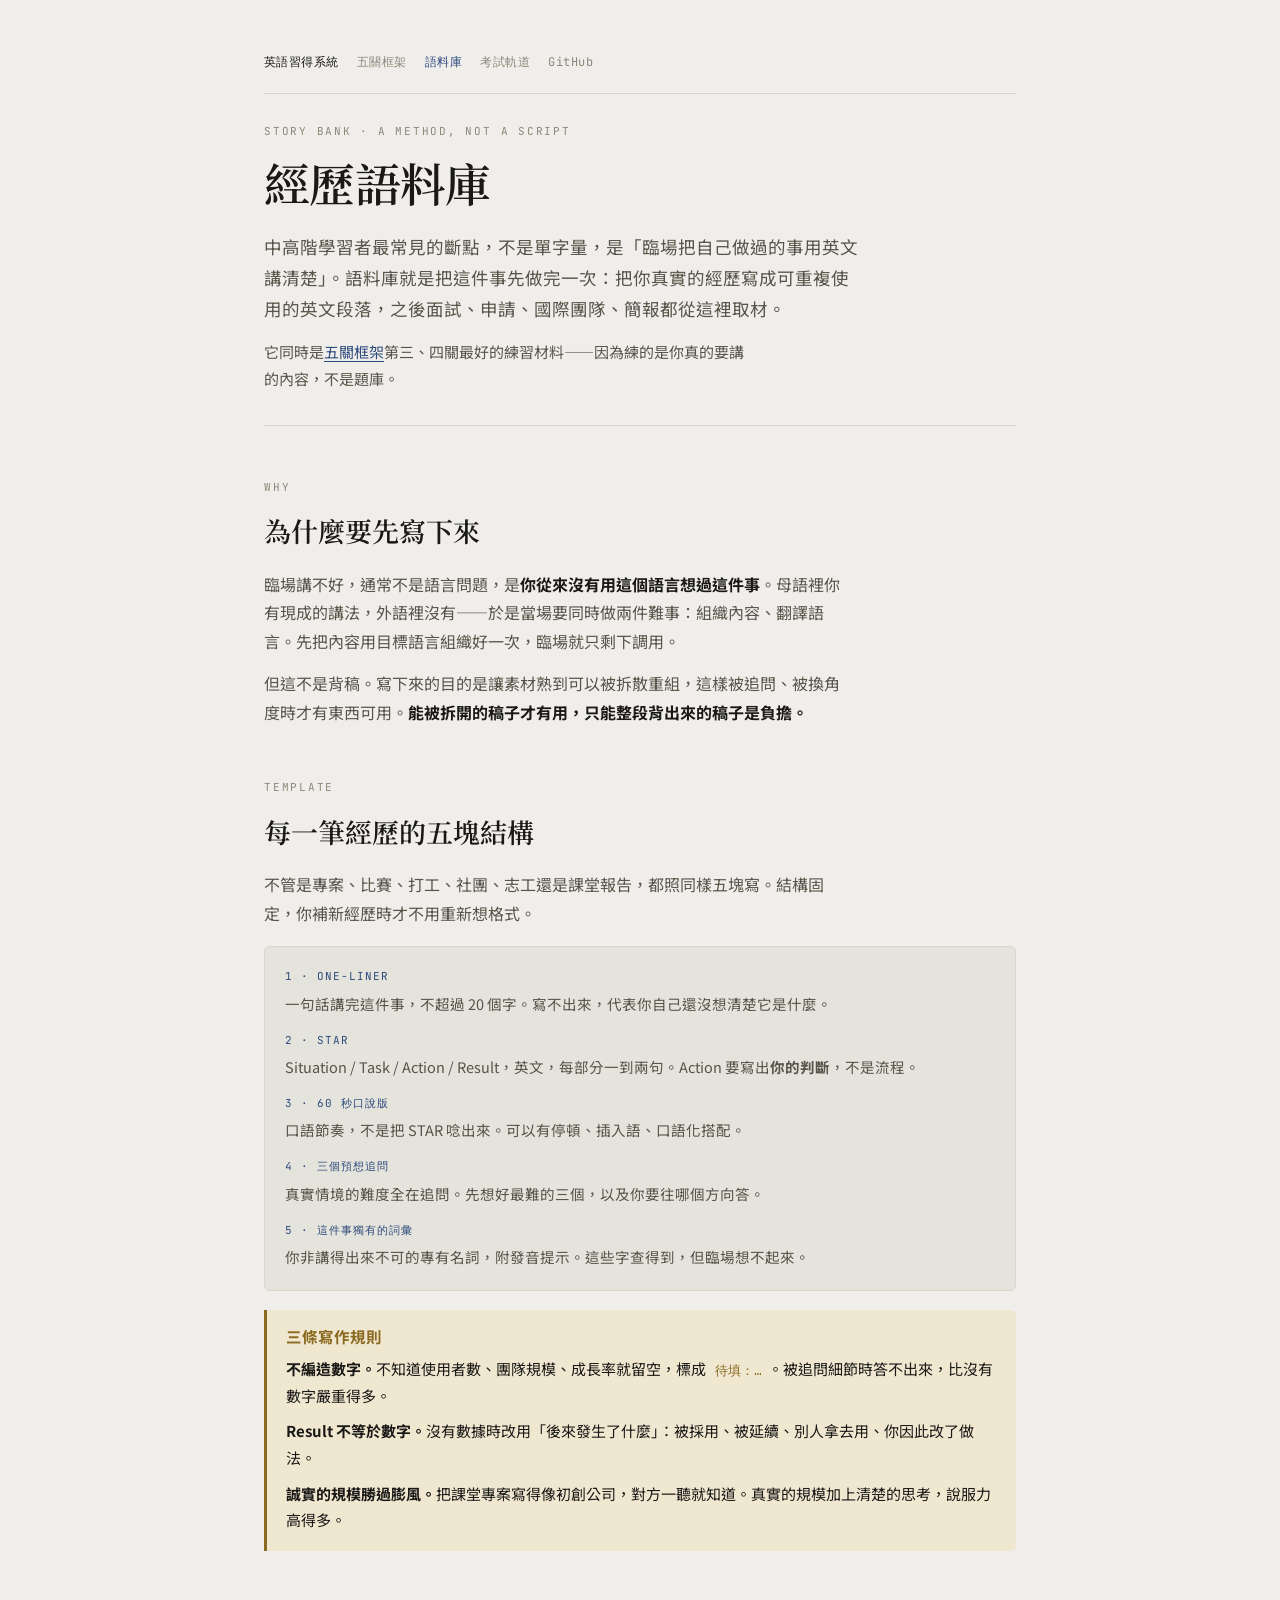
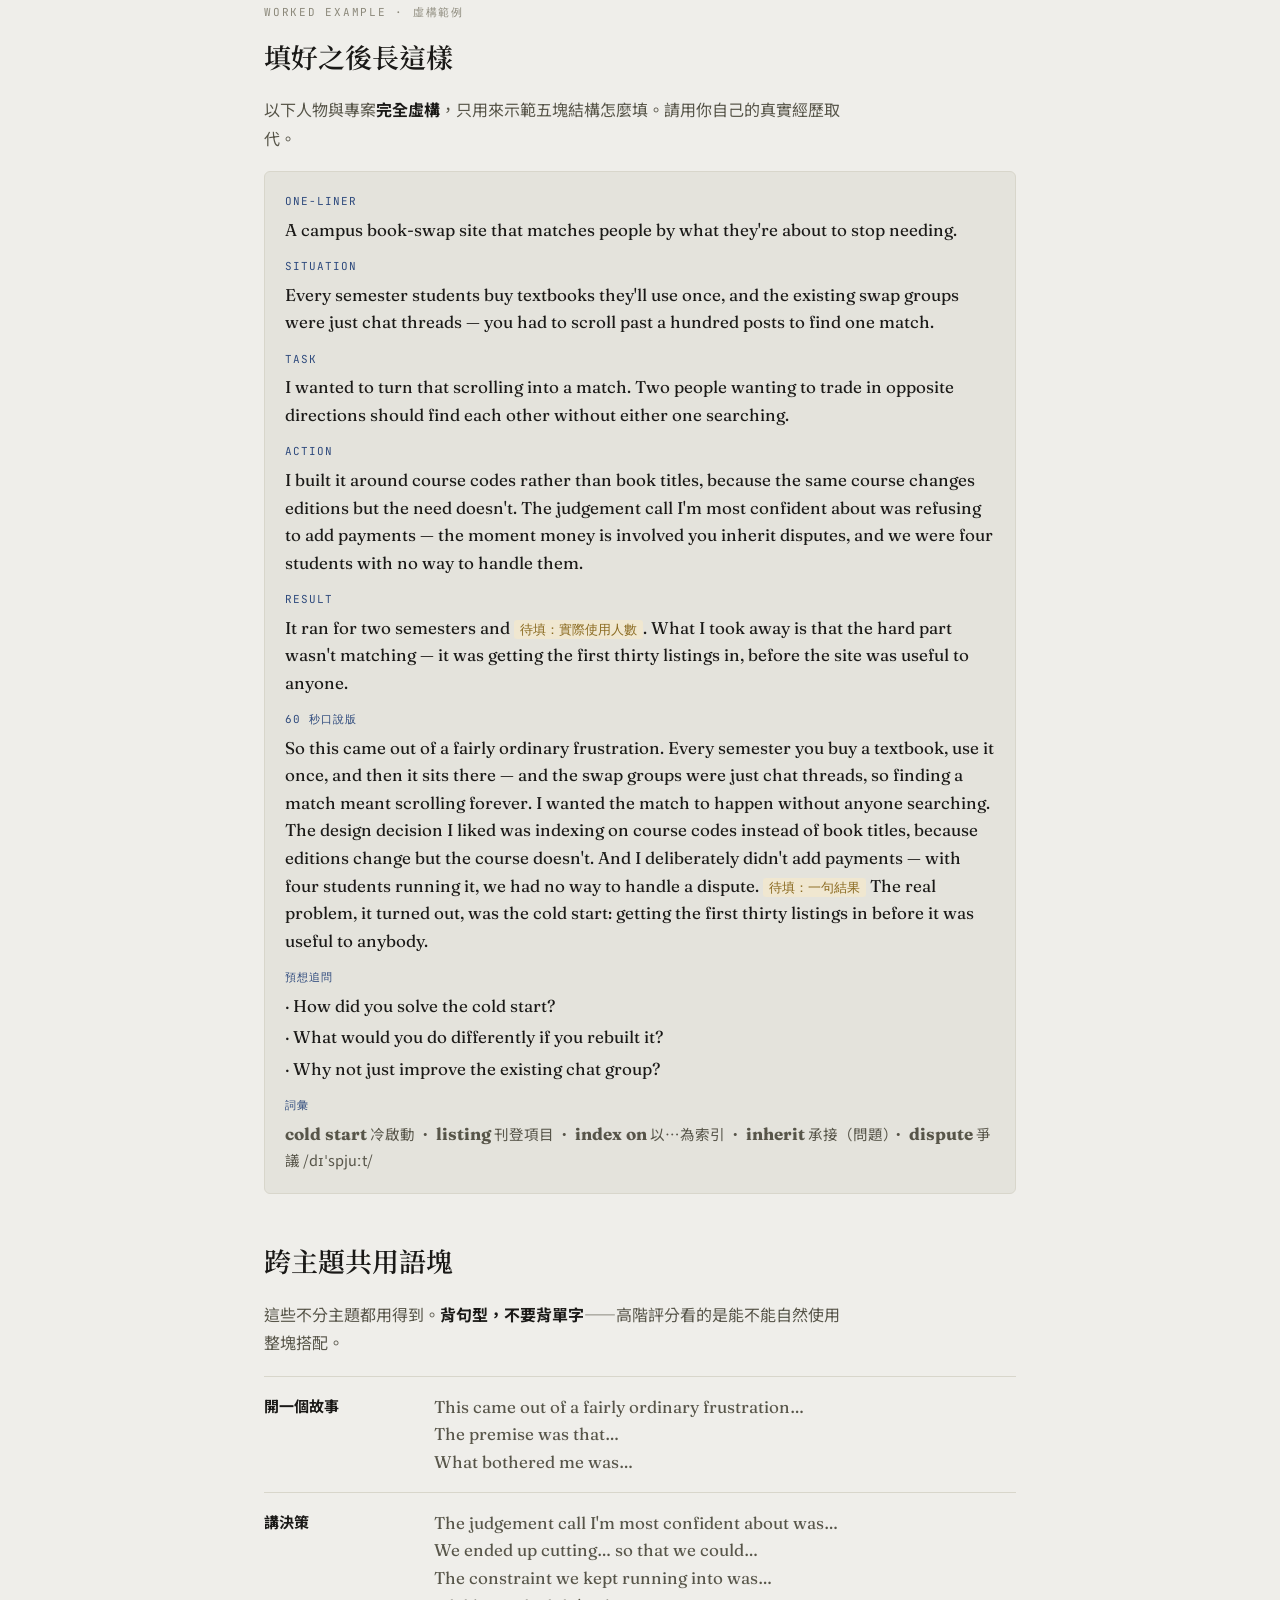
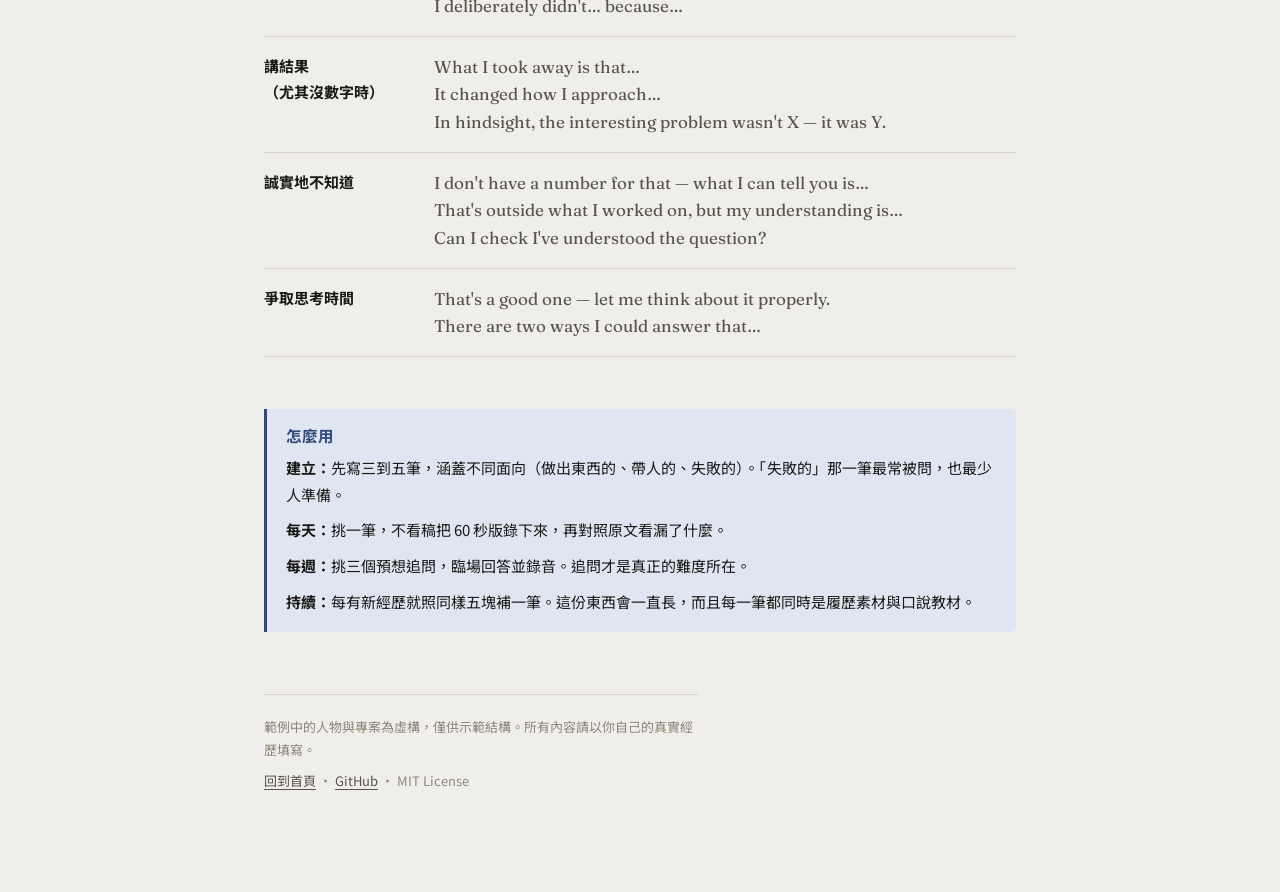
<file: story-bank.html>
<!doctype html>
<html lang="zh-Hant">
<head>
<meta charset="utf-8">
<meta name="viewport" content="width=device-width, initial-scale=1">
<title>經歷語料庫 · 英語習得系統</title>
<meta name="description" content="把自己真實的經歷寫成可重複使用的英文段落：五塊結構、填空模板與共用語塊。">
<link rel="preconnect" href="https://fonts.googleapis.com">
<link rel="preconnect" href="https://fonts.gstatic.com" crossorigin>
<link rel="stylesheet" href="https://fonts.googleapis.com/css2?family=Fraunces:opsz,wght@9..144,500;9..144,600&family=JetBrains+Mono:wght@500&family=Noto+Sans+TC:wght@400;500;700&family=Noto+Serif+TC:wght@700&display=swap">
<link rel="stylesheet" href="assets/site.css">
<link rel="icon" href="data:image/svg+xml,<svg xmlns='http://www.w3.org/2000/svg' viewBox='0 0 16 16'><text y='13' font-size='13'>🗂️</text></svg>">
</head>
<body class="t-bank">
<div class="wrap">

<nav class="sitenav">
  <a class="home" href="index.html">英語習得系統</a>
  <a href="framework.html">五關框架</a>
  <a href="story-bank.html" aria-current="page">語料庫</a>
  <a href="exam-track.html">考試軌道</a>
  <a href="https://github.com/Yu-0312/english-learning-system">GitHub</a>
</nav>

<header class="top">
  <div class="eyebrow">Story bank · a method, not a script</div>
  <h1>經歷語料庫</h1>
  <p class="lede">中高階學習者最常見的斷點，不是單字量，是「臨場把自己做過的事用英文講清楚」。語料庫就是把這件事先做完一次：把你真實的經歷寫成可重複使用的英文段落，之後面試、申請、國際團隊、簡報都從這裡取材。</p>
  <p class="lede" style="font-size:15px">它同時是<a href="framework.html">五關框架</a>第三、四關最好的練習材料——因為練的是你真的要講的內容，不是題庫。</p>
</header>

<section>
  <div class="eyebrow">Why</div>
  <h2>為什麼要先寫下來</h2>
  <div class="prose">
    <p>臨場講不好，通常不是語言問題，是<b>你從來沒有用這個語言想過這件事</b>。母語裡你有現成的講法，外語裡沒有——於是當場要同時做兩件難事：組織內容、翻譯語言。先把內容用目標語言組織好一次，臨場就只剩下調用。</p>
    <p>但這不是背稿。寫下來的目的是讓素材熟到可以被拆散重組，這樣被追問、被換角度時才有東西可用。<b>能被拆開的稿子才有用，只能整段背出來的稿子是負擔。</b></p>
  </div>
</section>

<section>
  <div class="eyebrow">Template</div>
  <h2>每一筆經歷的五塊結構</h2>
  <div class="prose">
    <p>不管是專案、比賽、打工、社團、志工還是課堂報告，都照同樣五塊寫。結構固定，你補新經歷時才不用重新想格式。</p>
  </div>

  <div class="tpl">
    <div class="tpl-field">
      <span class="fl">1 · One-liner</span>
      <span class="fd">一句話講完這件事，不超過 20 個字。寫不出來，代表你自己還沒想清楚它是什麼。</span>
    </div>
    <div class="tpl-field">
      <span class="fl">2 · STAR</span>
      <span class="fd">Situation / Task / Action / Result，英文，每部分一到兩句。Action 要寫出<b>你的判斷</b>，不是流程。</span>
    </div>
    <div class="tpl-field">
      <span class="fl">3 · 60 秒口說版</span>
      <span class="fd">口語節奏，不是把 STAR 唸出來。可以有停頓、插入語、口語化搭配。</span>
    </div>
    <div class="tpl-field">
      <span class="fl">4 · 三個預想追問</span>
      <span class="fd">真實情境的難度全在追問。先想好最難的三個，以及你要往哪個方向答。</span>
    </div>
    <div class="tpl-field">
      <span class="fl">5 · 這件事獨有的詞彙</span>
      <span class="fd">你非講得出來不可的專有名詞，附發音提示。這些字查得到，但臨場想不起來。</span>
    </div>
  </div>

  <div class="note note--mark">
    <h3>三條寫作規則</h3>
    <p><b>不編造數字。</b>不知道使用者數、團隊規模、成長率就留空，標成 <span class="slot">待填：…</span>。被追問細節時答不出來，比沒有數字嚴重得多。</p>
    <p><b>Result 不等於數字。</b>沒有數據時改用「後來發生了什麼」：被採用、被延續、別人拿去用、你因此改了做法。</p>
    <p><b>誠實的規模勝過膨風。</b>把課堂專案寫得像初創公司，對方一聽就知道。真實的規模加上清楚的思考，說服力高得多。</p>
  </div>
</section>

<section>
  <div class="eyebrow">Worked example · 虛構範例</div>
  <h2>填好之後長這樣</h2>
  <div class="prose">
    <p>以下人物與專案<b>完全虛構</b>，只用來示範五塊結構怎麼填。請用你自己的真實經歷取代。</p>
  </div>

  <div class="tpl">
    <div class="tpl-field">
      <span class="fl">One-liner</span>
      <p class="en">A campus book-swap site that matches people by what they're about to stop needing.</p>
    </div>

    <div class="tpl-field">
      <span class="fl">Situation</span>
      <p class="en">Every semester students buy textbooks they'll use once, and the existing swap groups were just chat threads — you had to scroll past a hundred posts to find one match.</p>
    </div>
    <div class="tpl-field">
      <span class="fl">Task</span>
      <p class="en">I wanted to turn that scrolling into a match. Two people wanting to trade in opposite directions should find each other without either one searching.</p>
    </div>
    <div class="tpl-field">
      <span class="fl">Action</span>
      <p class="en">I built it around course codes rather than book titles, because the same course changes editions but the need doesn't. The judgement call I'm most confident about was refusing to add payments — the moment money is involved you inherit disputes, and we were four students with no way to handle them.</p>
    </div>
    <div class="tpl-field">
      <span class="fl">Result</span>
      <p class="en">It ran for two semesters and <span class="slot">待填：實際使用人數</span>. What I took away is that the hard part wasn't matching — it was getting the first thirty listings in, before the site was useful to anyone.</p>
    </div>

    <div class="tpl-field">
      <span class="fl">60 秒口說版</span>
      <p class="en">So this came out of a fairly ordinary frustration. Every semester you buy a textbook, use it once, and then it sits there — and the swap groups were just chat threads, so finding a match meant scrolling forever. I wanted the match to happen without anyone searching. The design decision I liked was indexing on course codes instead of book titles, because editions change but the course doesn't. And I deliberately didn't add payments — with four students running it, we had no way to handle a dispute. <span class="slot">待填：一句結果</span> The real problem, it turned out, was the cold start: getting the first thirty listings in before it was useful to anybody.</p>
    </div>

    <div class="tpl-field">
      <span class="fl">預想追問</span>
      <p class="en">· How did you solve the cold start?</p>
      <p class="en">· What would you do differently if you rebuilt it?</p>
      <p class="en">· Why not just improve the existing chat group?</p>
    </div>

    <div class="tpl-field">
      <span class="fl">詞彙</span>
      <span class="fd"><b class="en">cold start</b> 冷啟動 · <b class="en">listing</b> 刊登項目 · <b class="en">index on</b> 以…為索引 · <b class="en">inherit</b> 承接（問題）· <b class="en">dispute</b> 爭議 /dɪˈspjuːt/</span>
    </div>
  </div>
</section>

<section>
  <h2>跨主題共用語塊</h2>
  <div class="prose">
    <p>這些不分主題都用得到。<b>背句型，不要背單字</b>——高階評分看的是能不能自然使用整塊搭配。</p>
  </div>
  <div class="defs">
    <div class="def"><span class="n">開一個故事</span><span class="v">
      <span class="en">This came out of a fairly ordinary frustration…</span><br>
      <span class="en">The premise was that…</span><br>
      <span class="en">What bothered me was…</span>
    </span></div>
    <div class="def"><span class="n">講決策</span><span class="v">
      <span class="en">The judgement call I'm most confident about was…</span><br>
      <span class="en">We ended up cutting… so that we could…</span><br>
      <span class="en">The constraint we kept running into was…</span><br>
      <span class="en">I deliberately didn't… because…</span>
    </span></div>
    <div class="def"><span class="n">講結果<br>（尤其沒數字時）</span><span class="v">
      <span class="en">What I took away is that…</span><br>
      <span class="en">It changed how I approach…</span><br>
      <span class="en">In hindsight, the interesting problem wasn't X — it was Y.</span>
    </span></div>
    <div class="def"><span class="n">誠實地不知道</span><span class="v">
      <span class="en">I don't have a number for that — what I can tell you is…</span><br>
      <span class="en">That's outside what I worked on, but my understanding is…</span><br>
      <span class="en">Can I check I've understood the question?</span>
    </span></div>
    <div class="def"><span class="n">爭取思考時間</span><span class="v">
      <span class="en">That's a good one — let me think about it properly.</span><br>
      <span class="en">There are two ways I could answer that…</span>
    </span></div>
  </div>
</section>

<section>
  <div class="note">
    <h3>怎麼用</h3>
    <p><b>建立：</b>先寫三到五筆，涵蓋不同面向（做出東西的、帶人的、失敗的）。「失敗的」那一筆最常被問，也最少人準備。</p>
    <p><b>每天：</b>挑一筆，不看稿把 60 秒版錄下來，再對照原文看漏了什麼。</p>
    <p><b>每週：</b>挑三個預想追問，臨場回答並錄音。追問才是真正的難度所在。</p>
    <p><b>持續：</b>每有新經歷就照同樣五塊補一筆。這份東西會一直長，而且每一筆都同時是履歷素材與口說教材。</p>
  </div>
</section>

<footer>
  <p>範例中的人物與專案為虛構，僅供示範結構。所有內容請以你自己的真實經歷填寫。</p>
  <p><a href="index.html">回到首頁</a> · <a href="https://github.com/Yu-0312/english-learning-system">GitHub</a> · MIT License</p>
</footer>

</div>
</body>
</html>
</file>
<file: assets/site.css>
/* english-learning-system — shared stylesheet
   One token set, three accents. Pages pick an accent with a body class. */

:root{
  --paper:#EFEEEA;
  --surface:#FFFFFF;
  --sunken:#E4E3DC;
  --ink:#1A1917;
  --muted:#575549;
  --faint:#8B887A;
  --line:#D8D6CB;

  --accent:#41603A;
  --accent-soft:#DFE7DA;
  --mark:#8A6A20;
  --mark-soft:#F0E7D0;

  color-scheme:light dark;
}
body.t-exam{ --accent:#14625C; --accent-soft:#D8E6E3; }
body.t-bank{ --accent:#2E4A7D; --accent-soft:#DFE6F1; }

@media (prefers-color-scheme:dark){
  :root:not([data-theme="light"]){
    --paper:#101210;--surface:#181B17;--sunken:#141712;--ink:#E7E8E2;--muted:#9CA093;
    --faint:#71756A;--line:#282C25;
    --accent:#96B889;--accent-soft:#1B2419;--mark:#CBA55A;--mark-soft:#282116;
  }
  :root:not([data-theme="light"]) body.t-exam{ --accent:#5CBCAF; --accent-soft:#17332F; }
  :root:not([data-theme="light"]) body.t-bank{ --accent:#8FADE0; --accent-soft:#1A2333; }
}
:root[data-theme="dark"]{
  --paper:#101210;--surface:#181B17;--sunken:#141712;--ink:#E7E8E2;--muted:#9CA093;
  --faint:#71756A;--line:#282C25;
  --accent:#96B889;--accent-soft:#1B2419;--mark:#CBA55A;--mark-soft:#282116;
}
:root[data-theme="dark"] body.t-exam{ --accent:#5CBCAF; --accent-soft:#17332F; }
:root[data-theme="dark"] body.t-bank{ --accent:#8FADE0; --accent-soft:#1A2333; }

*{box-sizing:border-box}
html{scroll-behavior:smooth}
@media (prefers-reduced-motion:reduce){ html{scroll-behavior:auto} *{animation:none !important;transition:none !important} }

body{
  margin:0;background:var(--paper);color:var(--ink);
  font-family:"Noto Sans TC",-apple-system,BlinkMacSystemFont,"Segoe UI",sans-serif;
  font-size:16px;line-height:1.78;-webkit-font-smoothing:antialiased;
}
.wrap{max-width:800px;margin:0 auto;padding:52px 24px 100px}

h1,h2,h3{font-family:"Fraunces","Noto Serif TC",Georgia,serif;text-wrap:balance;line-height:1.28;margin:0}
h1{font-size:clamp(31px,5.4vw,46px);font-weight:600;letter-spacing:-.015em}
h2{font-size:clamp(21px,3.2vw,27px);font-weight:600}
h3{font-size:18px;font-weight:600}
p{margin:0}
a{color:var(--accent);text-underline-offset:3px;text-decoration-thickness:1px}
a:focus-visible,summary:focus-visible{outline:2px solid var(--accent);outline-offset:3px;border-radius:2px}
.mono{font-family:"JetBrains Mono",ui-monospace,monospace;font-variant-numeric:tabular-nums}
.en{font-family:"Fraunces",Georgia,serif;font-size:17px;line-height:1.62}

.eyebrow{font-family:"JetBrains Mono",monospace;font-size:11px;letter-spacing:.16em;
  text-transform:uppercase;color:var(--faint)}

/* ---- site nav ---- */
.sitenav{display:flex;flex-wrap:wrap;gap:6px 18px;align-items:baseline;
  padding-bottom:20px;margin-bottom:28px;border-bottom:1px solid var(--line);
  font-family:"JetBrains Mono",monospace;font-size:12px;letter-spacing:.04em}
.sitenav a{color:var(--faint);text-decoration:none}
.sitenav a:hover{color:var(--accent)}
.sitenav a[aria-current="page"]{color:var(--accent);font-weight:500}
.sitenav .home{color:var(--ink)}

header.top{display:flex;flex-direction:column;gap:15px;padding-bottom:32px;border-bottom:1px solid var(--line)}
.lede{font-size:17.5px;color:var(--muted);max-width:60ch}

section{margin-top:52px;display:flex;flex-direction:column;gap:19px}
.prose{display:flex;flex-direction:column;gap:14px;max-width:65ch;color:var(--muted)}
.prose b,.prose strong{color:var(--ink)}

/* ---- numbered principle rows ---- */
.rows{display:flex;flex-direction:column}
.row{display:grid;grid-template-columns:30px 1fr;gap:18px;padding:18px 0;border-top:1px solid var(--line)}
.row:last-child{border-bottom:1px solid var(--line)}
.row .k{font-family:"JetBrains Mono",monospace;font-size:12px;color:var(--accent);padding-top:5px}
.row .b{display:flex;flex-direction:column;gap:5px}
.row .b .t{font-family:"Fraunces","Noto Serif TC",serif;font-size:18px;font-weight:600}
.row .b .d{font-size:15px;color:var(--muted)}

/* ---- stage spine + gates ---- */
.spine{display:flex;flex-direction:column;margin-top:6px}
.stage{display:grid;grid-template-columns:54px 1fr;gap:22px;padding:28px 0 8px}
.stage .rail{display:flex;flex-direction:column;align-items:center;gap:8px;padding-top:4px}
.stage .dot{width:26px;height:26px;border-radius:50%;background:var(--accent-soft);color:var(--accent);
  display:flex;align-items:center;justify-content:center;font-family:"JetBrains Mono",monospace;
  font-size:12px;flex:0 0 auto}
.stage .thread{width:1px;flex:1;background:var(--line);min-height:20px}
.stage-body{display:flex;flex-direction:column;gap:16px;padding-bottom:8px}
.stage-head{display:flex;flex-direction:column;gap:5px}
.stage-why{font-size:15.5px;color:var(--muted)}

.doing{display:flex;flex-direction:column;gap:9px}
.act{display:grid;grid-template-columns:auto 1fr;gap:12px;font-size:15px;align-items:baseline}
.act .m{font-family:"JetBrains Mono",monospace;font-size:11px;color:var(--faint);
  border:1px solid var(--line);border-radius:3px;padding:1px 6px;white-space:nowrap}
.act .x{color:var(--muted)}
.act .x b{color:var(--ink)}

.gate{background:var(--mark-soft);border-left:3px solid var(--mark);border-radius:0 5px 5px 0;
  padding:15px 18px;display:flex;flex-direction:column;gap:6px}
.gate .eyebrow{color:var(--mark)}
.gate .cond{font-size:15.5px;color:var(--ink)}
.gate .how{font-size:13.5px;color:var(--muted)}
.snag{font-size:14px;color:var(--faint);border-top:1px dotted var(--line);padding-top:11px}
.snag b{color:var(--muted);font-weight:500}

/* ---- three-up tiles ---- */
.tiles{display:grid;grid-template-columns:repeat(auto-fit,minmax(200px,1fr));gap:1px;background:var(--line);
  border:1px solid var(--line);border-radius:6px;overflow:hidden}
.tiles > div{background:var(--surface);padding:18px;display:flex;flex-direction:column;gap:6px}
.tiles .lv{font-family:"JetBrains Mono",monospace;font-size:11px;letter-spacing:.1em;text-transform:uppercase;color:var(--accent)}
.tiles .amt{font-family:"Fraunces",serif;font-size:22px;font-weight:600}
.tiles .ds{font-size:13.5px;color:var(--muted)}

/* ---- definition rows ---- */
.defs{display:flex;flex-direction:column}
.def{display:grid;grid-template-columns:150px 1fr;gap:20px;padding:16px 0;border-top:1px solid var(--line)}
.def:last-child{border-bottom:1px solid var(--line)}
.def .n{font-weight:700;font-size:15px}
.def .v{font-size:15px;color:var(--muted)}
.def .v b{color:var(--ink)}

/* ---- tables ---- */
.tbl{overflow-x:auto;border:1px solid var(--line);border-radius:6px;background:var(--surface)}
table{border-collapse:collapse;width:100%;min-width:520px;font-size:14.5px}
th,td{text-align:left;padding:11px 14px;border-bottom:1px solid var(--line);vertical-align:top}
thead th{font-size:11.5px;letter-spacing:.06em;text-transform:uppercase;color:var(--faint);
  font-weight:500;background:var(--sunken)}
tbody tr:last-child td{border-bottom:none}
td.num{font-family:"JetBrains Mono",monospace;font-variant-numeric:tabular-nums;color:var(--accent);white-space:nowrap}
tfoot td{font-family:"JetBrains Mono",monospace;font-size:13px;color:var(--muted);
  background:var(--sunken);border-top:1px solid var(--line)}

/* ---- callouts ---- */
.note{border-left:3px solid var(--accent);background:var(--accent-soft);padding:17px 19px;
  border-radius:0 5px 5px 0;display:flex;flex-direction:column;gap:9px;font-size:15px}
.note h3{font-family:"Noto Sans TC",sans-serif;font-size:15.5px;font-weight:700;color:var(--accent)}
.note--mark{border-left-color:var(--mark);background:var(--mark-soft)}
.note--mark h3{color:var(--mark)}

/* ---- fill-in slot marker ---- */
.slot{background:var(--mark-soft);color:var(--mark);border-radius:3px;padding:1px 6px;
  font-family:"JetBrains Mono",monospace;font-size:13px}

/* ---- cards for failure modes ---- */
.cards{display:flex;flex-direction:column;gap:15px}
.card{display:flex;flex-direction:column;gap:5px;background:var(--surface);border:1px solid var(--line);
  border-radius:6px;padding:17px 19px}
.card .h{font-family:"Fraunces","Noto Serif TC",serif;font-size:17px;font-weight:600}
.card .w{font-size:14.5px;color:var(--muted)}
.card .fx{font-size:14.5px;color:var(--ink)}
.card .fx span{color:var(--accent);font-weight:700}

/* ---- template blocks ---- */
.tpl{background:var(--sunken);border:1px solid var(--line);border-radius:6px;padding:20px;
  display:flex;flex-direction:column;gap:14px}
.tpl-field{display:flex;flex-direction:column;gap:4px}
.tpl-field .fl{font-family:"JetBrains Mono",monospace;font-size:11px;letter-spacing:.09em;
  text-transform:uppercase;color:var(--accent)}
.tpl-field .fd{font-size:14.5px;color:var(--muted)}

/* ---- index cards ---- */
.docs{display:flex;flex-direction:column;gap:0}
.doc{display:grid;grid-template-columns:34px 1fr;gap:18px;padding:22px 0;border-top:1px solid var(--line)}
.doc:last-child{border-bottom:1px solid var(--line)}
.doc .k{font-family:"JetBrains Mono",monospace;font-size:12px;color:var(--accent);padding-top:6px}
.doc .b{display:flex;flex-direction:column;gap:6px}
.doc .b h3 a{text-decoration:none}
.doc .b .d{font-size:15px;color:var(--muted);max-width:60ch}
.doc .b .meta{font-family:"JetBrains Mono",monospace;font-size:11.5px;color:var(--faint)}

footer{margin-top:62px;padding-top:20px;border-top:1px solid var(--line);
  font-size:13px;color:var(--faint);max-width:62ch;display:flex;flex-direction:column;gap:7px}
footer a{color:var(--muted)}

@media (max-width:620px){
  .wrap{padding:34px 18px 76px}
  .stage{grid-template-columns:34px 1fr;gap:14px}
  .def{grid-template-columns:1fr;gap:3px}
  .act{grid-template-columns:1fr;gap:2px}
  .act .m{justify-self:start}
  .doc{grid-template-columns:1fr;gap:6px}
}
</file>
